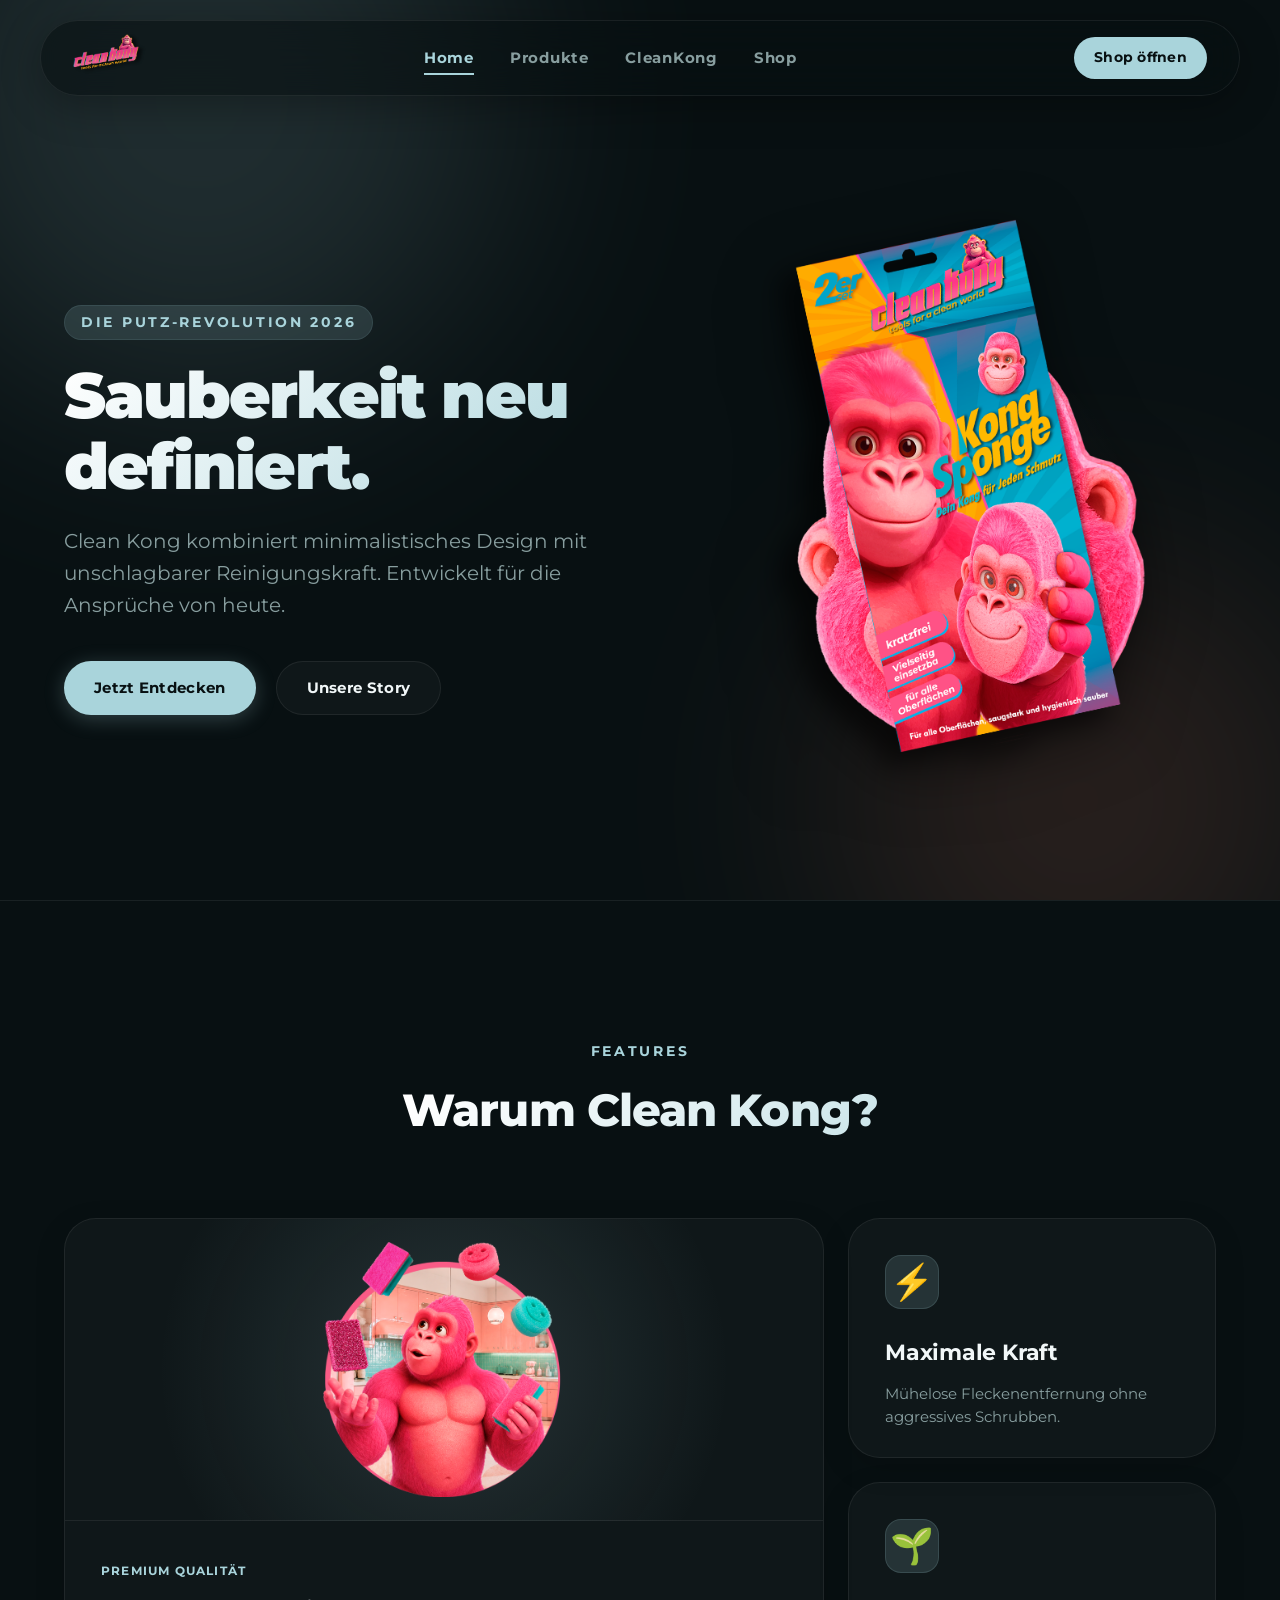
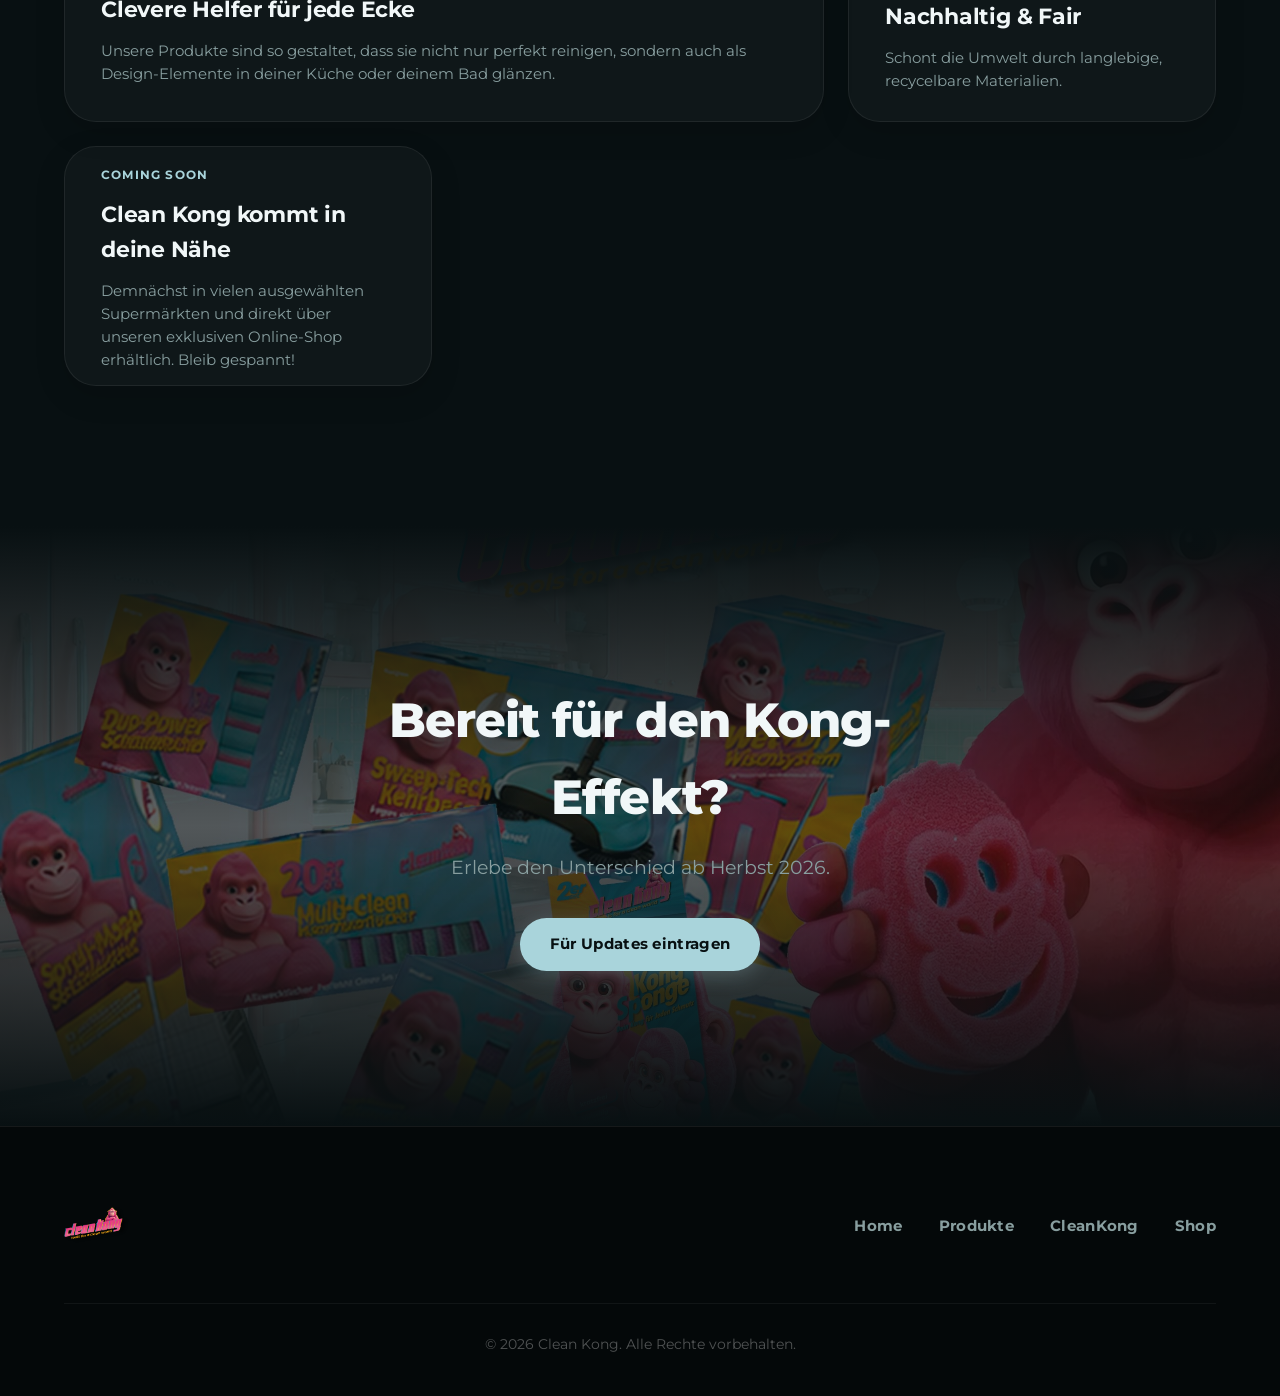
<file: home-2.html>
<!DOCTYPE html>
<html lang="de">
<head>
  <meta charset="UTF-8">
  <meta name="viewport" content="width=device-width, initial-scale=1.0">
  <title>Clean Kong | Premium Putzbedarf v2</title>
  <meta name="description" content="Clean Kong - Entdecke die Zukunft des Reinigens. Intelligente Putzhelfer für dein Zuhause.">
  
  <!-- Montserrat Font Import -->
  <link rel="preconnect" href="https://fonts.googleapis.com">
  <link rel="preconnect" href="https://fonts.gstatic.com" crossorigin>
  <link href="https://fonts.googleapis.com/css2?family=Montserrat:ital,wght@0,100..900;1,100..900&display=swap" rel="stylesheet">
  
  <!-- Custom Stylesheet for Version 2 -->
  <link rel="stylesheet" href="style-2.css">
</head>
<body class="theme-dark">
  <!-- Floating Header -->
  <header class="floating-header" id="main-header">
    <div class="header-container">
      <a href="#" class="logo-link">
        <img src="assets/kong-logo.png" alt="Clean Kong Logo" class="logo-img">
      </a>
      
      <button class="mobile-nav-toggle" id="mobile-nav-toggle" aria-controls="primary-navigation" aria-expanded="false" aria-label="Menü öffnen/schließen">
        <span class="hamburger-box">
          <span class="hamburger-inner"></span>
        </span>
      </button>

      <nav class="primary-navigation" id="primary-navigation">
        <ul class="nav-list">
          <li><a href="#home" class="nav-link active">Home</a></li>
          <li><a href="#produkte" class="nav-link">Produkte</a></li>
          <li><a href="#cleankong" class="nav-link">CleanKong</a></li>
          <li><a href="#shop" class="nav-link">Shop</a></li>
        </ul>
      </nav>
      
      <!-- Call to Action button directly in header for v2 -->
      <div class="header-cta desktop-only">
        <a href="#shop" class="btn btn-header">Shop öffnen</a>
      </div>
    </div>
  </header>

  <main>
    <!-- Split Hero Section -->
    <section id="home" class="hero-section">
      <div class="hero-glow-effects">
        <div class="glow-sphere glow-1"></div>
        <div class="glow-sphere glow-2"></div>
      </div>
      
      <div class="container hero-container">
        <div class="hero-grid">
          <div class="hero-text-col">
            <span class="hero-tagline">Die Putz-Revolution 2026</span>
            <h1 class="hero-title">Sauberkeit neu definiert.</h1>
            <p class="hero-desc">
              Clean Kong kombiniert minimalistisches Design mit unschlagbarer Reinigungskraft. Entwickelt für die Ansprüche von heute.
            </p>
            <div class="hero-actions">
              <a href="#produkte" class="btn btn-primary">Jetzt Entdecken</a>
              <a href="#cleankong" class="btn btn-secondary">Unsere Story</a>
            </div>
          </div>
          <div class="hero-visual-col">
            <div class="visual-card-wrapper">
              <div class="visual-glow"></div>
              <img src="assets/Clean-Kong-Png-Scrub.png" alt="Clean Kong scrubbing character" class="hero-character-img">
            </div>
          </div>
        </div>
      </div>
    </section>

    <!-- Bento Grid Info Section -->
    <section id="produkte" class="bento-section">
      <div class="container">
        <div class="section-header">
          <span class="section-subtitle">Features</span>
          <h2 class="section-title">Warum Clean Kong?</h2>
        </div>
        
        <div class="bento-grid">
          <!-- Big Feature Card -->
          <div class="bento-card card-big">
            <div class="card-image-wrapper">
              <img src="assets/Kong-2.png" alt="Clean Kong Product" class="card-img">
            </div>
            <div class="card-content">
              <span class="card-tag">Premium Qualität</span>
              <h3>Clevere Helfer für jede Ecke</h3>
              <p>Unsere Produkte sind so gestaltet, dass sie nicht nur perfekt reinigen, sondern auch als Design-Elemente in deiner Küche oder deinem Bad glänzen.</p>
            </div>
          </div>

          <!-- Small Feature Card 1 -->
          <div class="bento-card card-small">
            <div class="card-icon">⚡</div>
            <div class="card-content">
              <h3>Maximale Kraft</h3>
              <p>Mühelose Fleckenentfernung ohne aggressives Schrubben.</p>
            </div>
          </div>

          <!-- Small Feature Card 2 -->
          <div class="bento-card card-small">
            <div class="card-icon">🌱</div>
            <div class="card-content">
              <h3>Nachhaltig & Fair</h3>
              <p>Schont die Umwelt durch langlebige, recycelbare Materialien.</p>
            </div>
          </div>

          <!-- Medium Card (Horizontal text) -->
          <div class="bento-card card-medium">
            <div class="card-content">
              <span class="card-tag">Coming Soon</span>
              <h3>Clean Kong kommt in deine Nähe</h3>
              <p>Demnächst in vielen ausgewählten Supermärkten und direkt über unseren exklusiven Online-Shop erhältlich. Bleib gespannt!</p>
            </div>
          </div>
        </div>
      </div>
    </section>

    <!-- Full-Width Visual Banner Section -->
    <section id="cleankong" class="banner-section">
      <div class="banner-overlay"></div>
      <img src="assets/Kong-Bottom.jpg" alt="Clean Kong Bottom Banner" class="banner-img">
      <div class="banner-content-box">
        <h2>Bereit für den Kong-Effekt?</h2>
        <p>Erlebe den Unterschied ab Herbst 2026.</p>
        <a href="#shop" class="btn btn-primary">Für Updates eintragen</a>
      </div>
    </section>
  </main>

  <footer class="footer-section">
    <div class="container footer-container">
      <div class="footer-top">
        <img src="assets/kong-logo.png" alt="Clean Kong Logo" class="footer-logo">
        <ul class="footer-links">
          <li><a href="#home">Home</a></li>
          <li><a href="#produkte">Produkte</a></li>
          <li><a href="#cleankong">CleanKong</a></li>
          <li><a href="#shop">Shop</a></li>
        </ul>
      </div>
      <div class="footer-bottom">
        <p>&copy; 2026 Clean Kong. Alle Rechte vorbehalten.</p>
      </div>
    </div>
  </footer>

  <script src="main.js"></script>
</body>
</html>
</file>
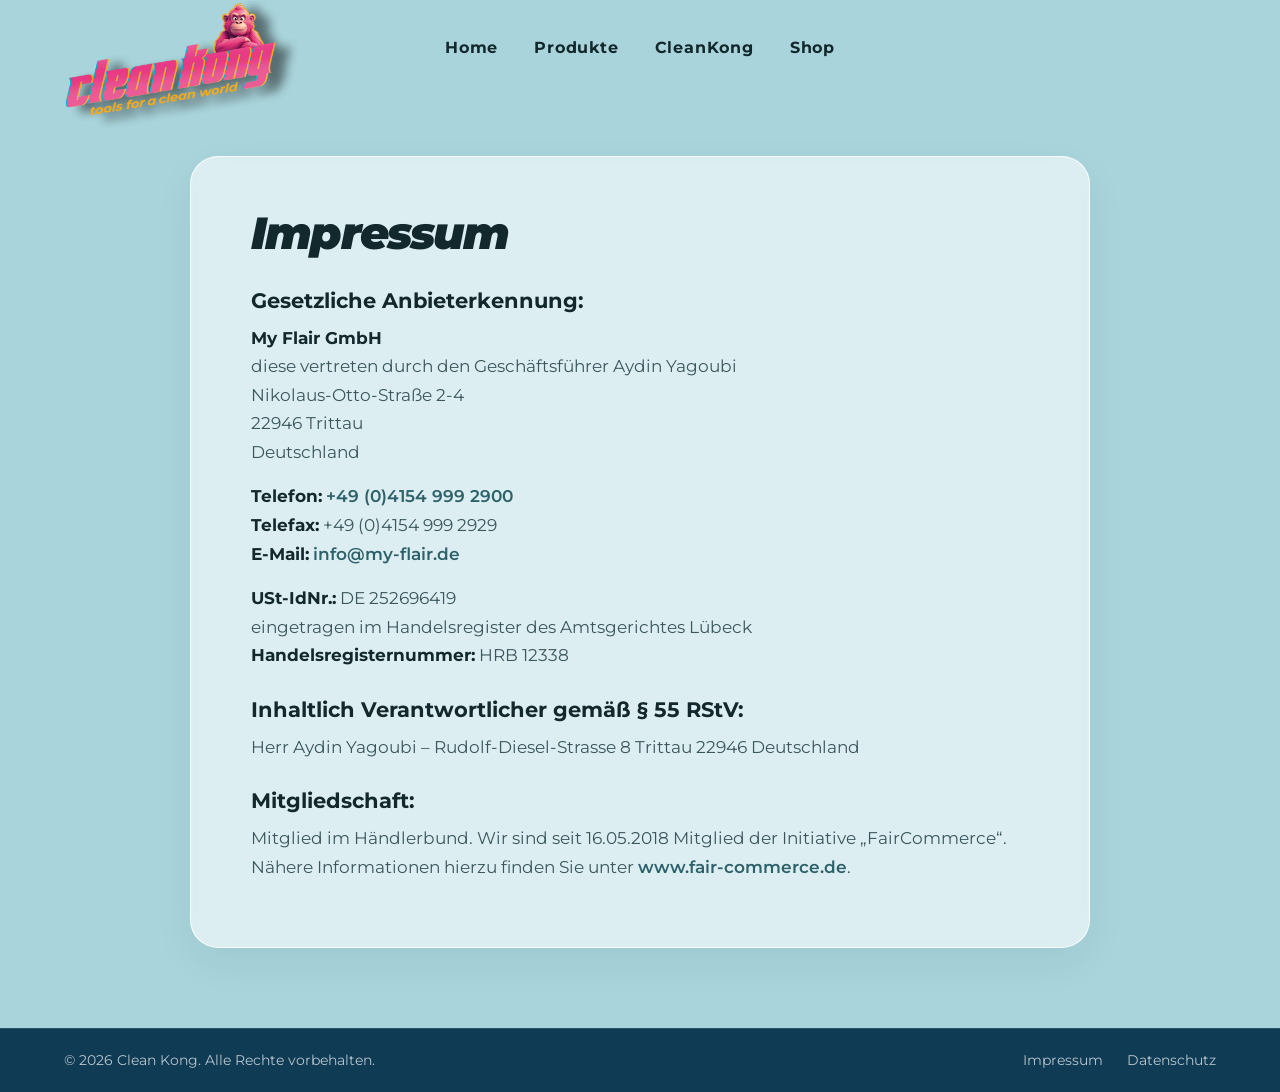
<file: impressum.html>
<!DOCTYPE html>
<html lang="de">
<head>
  <meta charset="UTF-8">
  <meta name="viewport" content="width=device-width, initial-scale=1.0">
  <title>Impressum | Clean Kong</title>
  
  <!-- SEO Meta Tags -->
  <meta name="description" content="Impressum und rechtliche Angaben der Clean Kong Webseite - My Flair GmbH.">
  <meta name="robots" content="noindex, follow">
  
  <!-- Montserrat Font Import -->
  <link rel="preconnect" href="https://fonts.googleapis.com">
  <link rel="preconnect" href="https://fonts.gstatic.com" crossorigin>
  <link href="https://fonts.googleapis.com/css2?family=Montserrat:ital,wght@0,100..900;1,100..900&display=swap" rel="stylesheet">
  
  <!-- Custom Stylesheet -->
  <link rel="stylesheet" href="style.css">
</head>
<body>
  <!-- Header / Navigation -->
  <header class="main-header" id="main-header">
    <div class="header-container">
      <a href="index.html" class="logo-link" id="logo-link" aria-label="Clean Kong Homepage">
        <img src="assets/kong-logo.png" alt="Clean Kong Logo" class="logo-img">
      </a>
      
      <!-- Mobile Navigation Toggle -->
      <button class="mobile-nav-toggle" id="mobile-nav-toggle" aria-controls="primary-navigation" aria-expanded="false" aria-label="Menü öffnen/schließen">
        <span class="hamburger-box">
          <span class="hamburger-inner"></span>
        </span>
      </button>

      <!-- Primary Navigation -->
      <nav class="primary-navigation" id="primary-navigation">
        <ul class="nav-list">
          <li><a href="index.html#home" class="nav-link" id="nav-home">Home</a></li>
          <li><a href="index.html#produkte" class="nav-link" id="nav-produkte">Produkte</a></li>
          <li><a href="index.html#cleankong" class="nav-link" id="nav-cleankong">CleanKong</a></li>
          <li><a href="index.html#shop" class="nav-link" id="nav-shop">Shop</a></li>
        </ul>
      </nav>
      
      <!-- Spacer for centering on desktop -->
      <div class="header-spacer"></div>
    </div>
  </header>

  <!-- Main Content -->
  <main id="main-content">
    <section class="legal-section">
      <div class="container">
        <div class="legal-card">
          <h1>Impressum</h1>
          
          <h2>Gesetzliche Anbieterkennung:</h2>
          <p>
            <strong>My Flair GmbH</strong><br>
            diese vertreten durch den Geschäftsführer Aydin Yagoubi<br>
            Nikolaus-Otto-Straße 2-4<br>
            22946 Trittau<br>
            Deutschland
          </p>
          
          <p>
            <strong>Telefon:</strong> <a href="tel:+4941549992900">+49 (0)4154 999 2900</a><br>
            <strong>Telefax:</strong> +49 (0)4154 999 2929<br>
            <strong>E-Mail:</strong> <a href="mailto:info@my-flair.de">info@my-flair.de</a>
          </p>
          
          <p>
            <strong>USt-IdNr.:</strong> DE 252696419<br>
            eingetragen im Handelsregister des Amtsgerichtes Lübeck<br>
            <strong>Handelsregisternummer:</strong> HRB 12338
          </p>
          
          <h2>Inhaltlich Verantwortlicher gemäß § 55 RStV:</h2>
          <p>
            Herr Aydin Yagoubi – Rudolf-Diesel-Strasse 8 Trittau 22946 Deutschland
          </p>
          
          <h2>Mitgliedschaft:</h2>
          <p>
            Mitglied im Händlerbund. Wir sind seit 16.05.2018 Mitglied der Initiative „FairCommerce“.<br>
            Nähere Informationen hierzu finden Sie unter <a href="https://www.fair-commerce.de" target="_blank" rel="noopener noreferrer">www.fair-commerce.de</a>.
          </p>
        </div>
      </div>
    </section>
  </main>

  <!-- Footer -->
  <footer class="main-footer">
    <div class="container footer-container">
      <p class="copyright">&copy; 2026 Clean Kong. Alle Rechte vorbehalten.</p>
      <div class="footer-links">
        <a href="impressum.html" class="active">Impressum</a>
        <a href="#datenschutz">Datenschutz</a>
      </div>
    </div>
  </footer>

  <!-- Custom Script -->
  <script src="main.js"></script>
</body>
</html>
</file>
<file: style-2.css>
/* ==========================================================================
   Clean Kong - Design System & Stylesheet (Version 2 - Premium Dark Mode)
   ========================================================================== */

/* Design Tokens & Variables */
:root {
  /* Colors */
  --bg-dark: #081012;            /* Deep obsidian dark-teal background */
  --bg-card: rgba(255, 255, 255, 0.03);
  --bg-card-hover: rgba(255, 255, 255, 0.06);
  --text-light: #f1f7f8;
  --text-muted: #889e9f;
  
  /* Brand colors */
  --teal: #a9d4db;              /* Brand blue/turquoise */
  --teal-glow: rgba(169, 212, 219, 0.15);
  --coral: #e07a5f;             /* Brand contrast coral */
  --coral-hover: #f08a6f;
  
  /* Glassmorphism styling */
  --glass-bg: rgba(8, 16, 18, 0.6);
  --glass-border: rgba(255, 255, 255, 0.07);
  --glass-border-hover: rgba(255, 255, 255, 0.15);
  --glass-shadow: rgba(0, 0, 0, 0.3);
  
  /* Typography */
  --font-sans: 'Montserrat', -apple-system, BlinkMacSystemFont, 'Segoe UI', Roboto, sans-serif;
  
  /* Transitions */
  --transition-fast: 0.2s cubic-bezier(0.4, 0, 0.2, 1);
  --transition-normal: 0.4s cubic-bezier(0.25, 0.8, 0.25, 1);
  --transition-slow: 0.8s cubic-bezier(0.16, 1, 0.3, 1);
}

/* Reset */
*, *::before, *::after {
  box-sizing: border-box;
  margin: 0;
  padding: 0;
}

html {
  scroll-behavior: smooth;
  scroll-padding-top: 100px;
}

body {
  font-family: var(--font-sans);
  background-color: var(--bg-dark);
  color: var(--text-light);
  line-height: 1.6;
  overflow-x: hidden;
  -webkit-font-smoothing: antialiased;
}

/* Custom premium scrollbar */
::-webkit-scrollbar {
  width: 10px;
}
::-webkit-scrollbar-track {
  background: var(--bg-dark);
}
::-webkit-scrollbar-thumb {
  background: rgba(169, 212, 219, 0.2);
  border-radius: 10px;
  border: 2px solid var(--bg-dark);
}
::-webkit-scrollbar-thumb:hover {
  background: rgba(169, 212, 219, 0.4);
}

.container {
  width: 100%;
  max-width: 1200px;
  margin: 0 auto;
  padding: 0 24px;
}

/* Buttons */
.btn {
  display: inline-flex;
  align-items: center;
  justify-content: center;
  padding: 14px 30px;
  border-radius: 50px;
  font-family: var(--font-sans);
  font-weight: 700;
  text-decoration: none;
  cursor: pointer;
  transition: all var(--transition-fast);
  font-size: 0.95rem;
  letter-spacing: 0.02em;
}

.btn-primary {
  background-color: var(--teal);
  color: var(--bg-dark);
  border: none;
  box-shadow: 0 4px 20px rgba(169, 212, 219, 0.25);
}

.btn-primary:hover {
  transform: translateY(-2px);
  box-shadow: 0 6px 25px rgba(169, 212, 219, 0.4);
  background-color: #ffffff;
}

.btn-secondary {
  background-color: var(--bg-card);
  color: var(--text-light);
  border: 1px solid var(--glass-border);
}

.btn-secondary:hover {
  background-color: var(--bg-card-hover);
  border-color: var(--teal);
  transform: translateY(-2px);
}

.btn-header {
  padding: 10px 20px;
  font-size: 0.85rem;
  background-color: var(--teal);
  color: var(--bg-dark);
  border: none;
}

.btn-header:hover {
  background-color: #ffffff;
  transform: translateY(-1px);
}

/* Floating Header */
.floating-header {
  position: fixed;
  top: 20px;
  left: 0;
  width: 100%;
  z-index: 1000;
  transition: all var(--transition-normal);
}

.floating-header .header-container {
  max-width: 1200px;
  height: 76px;
  margin: 0 auto;
  background-color: var(--glass-bg);
  backdrop-filter: blur(20px);
  -webkit-backdrop-filter: blur(20px);
  border: 1px solid var(--glass-border);
  border-radius: 50px;
  display: flex;
  align-items: center;
  justify-content: space-between;
  padding: 0 32px;
  box-shadow: 0 10px 40px var(--glass-shadow);
}

.logo-img {
  height: 40px;
  width: auto;
  object-fit: contain;
}

.floating-header .primary-navigation {
  display: flex;
  align-items: center;
}

.floating-header .nav-list {
  display: flex;
  list-style: none;
  gap: 36px;
}

.floating-header .nav-link {
  font-size: 0.95rem;
  font-weight: 700;
  color: var(--text-muted);
  text-decoration: none;
  text-transform: capitalize;
  position: relative;
  padding: 8px 0;
  letter-spacing: 0.05em;
  transition: color var(--transition-fast);
}

.floating-header .nav-link:hover,
.floating-header .nav-link.active {
  color: var(--teal);
}

.floating-header .nav-link::after {
  content: '';
  position: absolute;
  bottom: 0;
  left: 50%;
  width: 0;
  height: 2px;
  background-color: var(--teal);
  transition: width var(--transition-normal), left var(--transition-normal);
}

.floating-header .nav-link:hover::after,
.floating-header .nav-link.active::after {
  width: 100%;
  left: 0;
}

/* Split Hero Section */
.hero-section {
  position: relative;
  min-height: 100vh;
  display: flex;
  align-items: center;
  padding-top: 120px;
  overflow: hidden;
}

.hero-glow-effects {
  position: absolute;
  top: 0;
  left: 0;
  width: 100%;
  height: 100%;
  z-index: 1;
  pointer-events: none;
}

.glow-sphere {
  position: absolute;
  border-radius: 50%;
  filter: blur(120px);
  opacity: 0.15;
}

.glow-1 {
  background-color: var(--teal);
  width: 600px;
  height: 600px;
  top: -200px;
  left: -100px;
  animation: pulseGlow 10s infinite alternate ease-in-out;
}

.glow-2 {
  background-color: var(--coral);
  width: 500px;
  height: 500px;
  bottom: -150px;
  right: -50px;
  animation: pulseGlow 15s infinite alternate ease-in-out -5s;
}

@keyframes pulseGlow {
  0% {
    transform: scale(1) translate(0, 0);
    opacity: 0.12;
  }
  100% {
    transform: scale(1.15) translate(40px, -20px);
    opacity: 0.18;
  }
}

.hero-container {
  position: relative;
  z-index: 5;
}

.hero-grid {
  display: grid;
  grid-template-columns: 1.1fr 0.9fr;
  gap: 60px;
  align-items: center;
}

.hero-text-col {
  display: flex;
  flex-direction: column;
  align-items: flex-start;
}

.hero-tagline {
  font-size: 0.85rem;
  font-weight: 700;
  text-transform: uppercase;
  letter-spacing: 0.2em;
  color: var(--teal);
  margin-bottom: 20px;
  padding: 6px 16px;
  background: var(--teal-glow);
  border-radius: 30px;
  border: 1px solid rgba(169, 212, 219, 0.1);
}

.hero-title {
  font-size: 4rem;
  font-weight: 900;
  letter-spacing: -0.03em;
  margin-bottom: 24px;
  line-height: 1.1;
  background: linear-gradient(135deg, #ffffff 0%, var(--teal) 100%);
  -webkit-background-clip: text;
  -webkit-text-fill-color: transparent;
}

.hero-desc {
  font-size: 1.25rem;
  color: var(--text-muted);
  margin-bottom: 40px;
  line-height: 1.6;
  max-width: 540px;
}

.hero-actions {
  display: flex;
  gap: 20px;
}

.hero-visual-col {
  display: flex;
  justify-content: center;
  align-items: center;
}

.visual-card-wrapper {
  position: relative;
  width: 100%;
  max-width: 420px;
}

.visual-glow {
  position: absolute;
  top: 50%;
  left: 50%;
  transform: translate(-50%, -50%);
  width: 320px;
  height: 320px;
  border-radius: 50%;
  background: radial-gradient(circle, var(--teal-glow) 0%, transparent 70%);
  z-index: 1;
  pointer-events: none;
}

.hero-character-img {
  width: 100%;
  height: auto;
  object-fit: contain;
  position: relative;
  z-index: 2;
  filter: drop-shadow(0 15px 30px rgba(0, 0, 0, 0.5));
  animation: floatCharacter 6s infinite ease-in-out;
}

@keyframes floatCharacter {
  0% {
    transform: translateY(0);
  }
  50% {
    transform: translateY(-12px);
  }
  100% {
    transform: translateY(0);
  }
}

/* Bento Grid Section */
.bento-section {
  padding: 140px 0;
  position: relative;
  border-top: 1px solid var(--glass-border);
}

.section-header {
  text-align: center;
  margin-bottom: 72px;
}

.section-subtitle {
  font-size: 0.85rem;
  font-weight: 700;
  text-transform: uppercase;
  color: var(--teal);
  letter-spacing: 0.2em;
  margin-bottom: 12px;
  display: block;
}

.section-title {
  font-size: 2.8rem;
  font-weight: 800;
  letter-spacing: -0.02em;
  background: linear-gradient(135deg, #ffffff 30%, var(--teal) 100%);
  -webkit-background-clip: text;
  -webkit-text-fill-color: transparent;
}

/* Bento Grid */
.bento-grid {
  display: grid;
  grid-template-columns: repeat(3, 1fr);
  grid-auto-rows: 240px;
  gap: 24px;
}

.bento-card {
  background-color: var(--bg-card);
  border: 1px solid var(--glass-border);
  border-radius: 32px;
  padding: 36px;
  position: relative;
  overflow: hidden;
  display: flex;
  flex-direction: column;
  justify-content: flex-end;
  box-shadow: 0 10px 30px rgba(0, 0, 0, 0.15);
  transition: transform var(--transition-normal), background-color var(--transition-normal), border-color var(--transition-normal), box-shadow var(--transition-normal);
}

.bento-card:hover {
  transform: translateY(-5px);
  background-color: var(--bg-card-hover);
  border-color: var(--glass-border-hover);
  box-shadow: 0 20px 40px rgba(0, 0, 0, 0.3);
}

/* Big Bento Card Layout */
.card-big {
  grid-column: span 2;
  grid-row: span 2;
  justify-content: space-between;
  padding: 0;
  display: flex;
  flex-direction: column;
}

.card-big .card-image-wrapper {
  width: 100%;
  height: 60%;
  overflow: hidden;
  background: radial-gradient(circle, var(--teal-glow) 0%, transparent 70%);
  display: flex;
  align-items: center;
  justify-content: center;
  border-bottom: 1px solid var(--glass-border);
}

.card-big .card-img {
  max-height: 85%;
  width: auto;
  object-fit: contain;
  transition: transform var(--transition-slow);
}

.card-big:hover .card-img {
  transform: scale(1.04);
}

.card-big .card-content {
  padding: 36px;
}

/* Tag/Label inside bento */
.card-tag {
  font-size: 0.75rem;
  font-weight: 700;
  text-transform: uppercase;
  color: var(--teal);
  letter-spacing: 0.1em;
  margin-bottom: 12px;
  display: inline-block;
}

.bento-card h3 {
  font-size: 1.4rem;
  font-weight: 700;
  margin-bottom: 12px;
  letter-spacing: -0.01em;
}

.bento-card p {
  color: var(--text-muted);
  font-size: 0.95rem;
  line-height: 1.5;
}

/* Small Bento Cards */
.card-small {
  justify-content: flex-start;
  gap: 16px;
}

.card-icon {
  font-size: 2.2rem;
  color: var(--teal);
  margin-bottom: 10px;
  display: inline-flex;
  align-items: center;
  justify-content: center;
  width: 54px;
  height: 54px;
  background: var(--teal-glow);
  border-radius: 16px;
  border: 1px solid rgba(169, 212, 219, 0.15);
}

/* Medium Bento Card */
.card-medium {
  grid-column: span 1;
  grid-row: span 1;
  justify-content: center;
}

/* Banner Section */
.banner-section {
  position: relative;
  width: 100%;
  height: 600px;
  overflow: hidden;
  display: flex;
  align-items: center;
  justify-content: center;
}

.banner-overlay {
  position: absolute;
  top: 0;
  left: 0;
  width: 100%;
  height: 100%;
  background: linear-gradient(to bottom, var(--bg-dark) 0%, rgba(8, 16, 18, 0.4) 50%, var(--bg-dark) 100%);
  z-index: 2;
}

.banner-img {
  position: absolute;
  top: 50%;
  left: 50%;
  transform: translate(-50%, -50%);
  width: 100%;
  height: 100%;
  object-fit: cover;
  z-index: 1;
  opacity: 0.6;
}

.banner-content-box {
  position: relative;
  z-index: 5;
  text-align: center;
  max-width: 600px;
  padding: 0 24px;
}

.banner-content-box h2 {
  font-size: 3rem;
  font-weight: 800;
  letter-spacing: -0.02em;
  margin-bottom: 16px;
}

.banner-content-box p {
  color: var(--text-muted);
  font-size: 1.2rem;
  margin-bottom: 36px;
}

/* Footer Section */
.footer-section {
  background-color: #040809;
  border-top: 1px solid var(--glass-border);
  padding: 80px 0 40px;
}

.footer-container {
  display: flex;
  flex-direction: column;
  gap: 60px;
}

.footer-top {
  display: flex;
  justify-content: space-between;
  align-items: center;
}

.footer-logo {
  height: 36px;
  width: auto;
}

.footer-links {
  display: flex;
  list-style: none;
  gap: 36px;
}

.footer-links a {
  color: var(--text-muted);
  text-decoration: none;
  font-weight: 700;
  font-size: 0.95rem;
  letter-spacing: 0.02em;
  transition: color var(--transition-fast);
}

.footer-links a:hover {
  color: var(--teal);
}

.footer-bottom {
  display: flex;
  justify-content: center;
  border-top: 1px solid rgba(255, 255, 255, 0.05);
  padding-top: 30px;
}

.footer-bottom p {
  font-size: 0.85rem;
  color: rgba(255, 255, 255, 0.3);
}

/* Responsive design helper overrides */
.desktop-only {
  display: block !important;
}

.mobile-only {
  display: none !important;
}

.mobile-nav-toggle {
  display: none;
  background: transparent;
  border: none;
  cursor: pointer;
  padding: 10px;
  z-index: 1100;
}

.hamburger-box {
  width: 24px;
  height: 18px;
  display: inline-block;
  position: relative;
}

.hamburger-inner,
.hamburger-inner::before,
.hamburger-inner::after {
  width: 24px;
  height: 3px;
  background-color: var(--text-light);
  border-radius: 3px;
  position: absolute;
  transition-property: transform;
  transition-duration: var(--transition-fast);
  transition-timing-function: ease;
}

.hamburger-inner {
  display: block;
  top: 50%;
  margin-top: -1.5px;
}

.hamburger-inner::before,
.hamburger-inner::after {
  content: "";
  display: block;
}

.hamburger-inner::before {
  top: -8px;
}

.hamburger-inner::after {
  bottom: -8px;
}

.mobile-nav-toggle[aria-expanded="true"] .hamburger-inner {
  transform: rotate(45deg);
}

.mobile-nav-toggle[aria-expanded="true"] .hamburger-inner::before {
  top: 0;
  opacity: 0;
}

.mobile-nav-toggle[aria-expanded="true"] .hamburger-inner::after {
  bottom: 0;
  transform: rotate(-90deg);
}

/* Mobile Media Queries */
@media (max-width: 992px) {
  .hero-grid {
    grid-template-columns: 1fr;
    text-align: center;
    gap: 40px;
  }
  
  .hero-text-col {
    align-items: center;
  }
  
  .hero-title {
    font-size: 3rem;
  }
  
  .hero-visual-col {
    order: -1; /* image on top of text on tablets/mobiles */
  }
  
  .bento-grid {
    grid-template-columns: 1fr;
    grid-auto-rows: auto;
  }
  
  .card-big {
    grid-column: span 1;
    grid-row: span 1;
  }
  
  .card-big .card-image-wrapper {
    height: 250px;
  }
}

@media (max-width: 768px) {
  .desktop-only {
    display: none !important;
  }
  
  .mobile-only {
    display: block !important;
  }
  
  .mobile-nav-toggle {
    display: block;
  }
  
  .floating-header {
    top: 12px;
  }
  
  .floating-header .header-container {
    height: 64px;
    padding: 0 20px;
    border-radius: 30px;
    width: calc(100% - 24px);
  }
  
  .floating-header .primary-navigation {
    position: fixed;
    top: 0;
    right: -100%;
    width: 80%;
    max-width: 300px;
    height: 100vh;
    background-color: rgba(8, 16, 18, 0.95);
    backdrop-filter: blur(25px);
    -webkit-backdrop-filter: blur(25px);
    box-shadow: -10px 0 30px rgba(0, 0, 0, 0.3);
    z-index: 1050;
    transition: right var(--transition-normal);
    align-items: flex-start;
    padding: 100px 30px 40px;
  }
  
  .floating-header .primary-navigation.open {
    right: 0;
  }
  
  .floating-header .nav-list {
    flex-direction: column;
    width: 100%;
    gap: 24px;
  }
  
  .floating-header .nav-link {
    font-size: 1.15rem;
    display: block;
    width: 100%;
  }

  .hero-title {
    font-size: 2.2rem;
  }
  
  .hero-desc {
    font-size: 1rem;
  }
  
  .hero-actions {
    flex-direction: column;
    width: 100%;
    gap: 12px;
  }
  
  .hero-actions .btn {
    width: 100%;
  }
  
  .bento-section {
    padding: 80px 0;
  }
  
  .section-title {
    font-size: 2.2rem;
  }
  
  .bento-card {
    border-radius: 24px;
    padding: 24px;
  }
  
  .card-big .card-content {
    padding: 24px;
  }
  
  .banner-section {
    height: 450px;
  }
  
  .banner-content-box h2 {
    font-size: 2.2rem;
  }
  
  .footer-top {
    flex-direction: column;
    gap: 30px;
    text-align: center;
  }
  
  .footer-links {
    flex-direction: column;
    gap: 20px;
  }
}
</file>
<file: style.css>
/* ==========================================================================
   Clean Kong - Premium Design System & Stylesheet
   ========================================================================== */

/* Design Tokens & Variables */
:root {
  /* Colors */
  --bg-primary: #a9d4db;
  --text-primary: #12282c;
  --text-secondary: #3b575d;
  --white: #ffffff;
  --white-rgb: 255, 255, 255;
  --accent: #2e626a;            /* Clean ocean teal for dark elements/buttons */
  --accent-hover: #1e454b;
  --coral: #e07a5f;             /* Premium coral orange contrast CTA */
  --coral-hover: #cb654b;
  
  /* Glassmorphism styling */
  --glass-bg: rgba(255, 255, 255, 0.45);
  --glass-bg-hover: rgba(255, 255, 255, 0.6);
  --glass-border: rgba(255, 255, 255, 0.5);
  --glass-shadow: rgba(18, 40, 44, 0.06);
  --glass-shadow-hover: rgba(18, 40, 44, 0.12);
  
  /* Typography */
  --font-sans: 'Montserrat', -apple-system, BlinkMacSystemFont, 'Segoe UI', Roboto, sans-serif;
  
  /* Transitions */
  --transition-fast: 0.2s cubic-bezier(0.4, 0, 0.2, 1);
  --transition-normal: 0.4s cubic-bezier(0.25, 0.8, 0.25, 1);
  --transition-slow: 0.8s cubic-bezier(0.16, 1, 0.3, 1);
  
  /* Layout */
  --header-height: 96px;
  --header-height-scrolled: 72px;
}

/* Modern CSS Reset */
*, *::before, *::after {
  box-sizing: border-box;
  margin: 0;
  padding: 0;
}

html {
  scroll-behavior: smooth;
  scroll-padding-top: calc(var(--header-height-scrolled) + 20px);
}

body {
  font-family: var(--font-sans);
  background-color: var(--bg-primary);
  color: var(--text-primary);
  line-height: 1.6;
  overflow-x: hidden;
  -webkit-font-smoothing: antialiased;
}

/* Custom premium scrollbar */
::-webkit-scrollbar {
  width: 10px;
}
::-webkit-scrollbar-track {
  background: rgba(255, 255, 255, 0.2);
}
::-webkit-scrollbar-thumb {
  background: rgba(46, 98, 106, 0.4);
  border-radius: 10px;
  border: 2px solid var(--bg-primary);
}
::-webkit-scrollbar-thumb:hover {
  background: rgba(46, 98, 106, 0.6);
}

/* Containers */
.container {
  width: 100%;
  max-width: 1200px;
  margin: 0 auto;
  padding: 0 24px;
}

/* Helper classes for layout responsiveness */
.mobile-only {
  display: none !important;
}
.desktop-only {
  display: block;
}

/* Typography elements */
h1, h2, h3, h4 {
  font-weight: 700;
  line-height: 1.2;
}

/* Header & Glassmorphic Navigation */
.main-header {
  position: fixed;
  top: 0;
  left: 0;
  width: 100%;
  z-index: 1000;
  height: var(--header-height);
  display: flex;
  align-items: center;
  background-color: transparent;
  backdrop-filter: none;
  -webkit-backdrop-filter: none;
  border-bottom: 1px solid transparent;
  box-shadow: none;
  transition: height var(--transition-normal), background-color var(--transition-normal), backdrop-filter var(--transition-normal), border-bottom var(--transition-normal), box-shadow var(--transition-normal);
}

.main-header.scrolled {
  height: var(--header-height-scrolled);
  background-color: rgba(255, 255, 255, 0.35);
  backdrop-filter: blur(15px);
  -webkit-backdrop-filter: blur(15px);
  border-bottom: 1px solid var(--glass-border);
  box-shadow: 0 8px 32px var(--glass-shadow);
}

.header-container {
  display: flex;
  align-items: center;
  justify-content: space-between;
  width: 100%;
  max-width: 1200px;
  margin: 0 auto;
  padding: 0 24px;
}

.header-spacer {
  display: none;
}

/* Logo styling */
.logo-link {
  display: flex;
  align-items: center;
  text-decoration: none;
}

.logo-img {
  height: 130px; /* Large grand logo */
  width: auto;
  object-fit: contain;
  transform: translateY(18px); /* Hangs down past the transparent header boundary */
  transition: height var(--transition-normal), transform var(--transition-normal);
}

.main-header.scrolled .logo-img {
  height: 44px; /* Shrunk height */
  transform: translateY(0); /* Return to centered position */
}

/* Navigation List */
.primary-navigation {
  display: flex;
  align-items: center;
}

.nav-list {
  display: flex;
  list-style: none;
  gap: 36px;
}

.nav-link {
  font-size: 1rem;
  font-weight: 700; /* Montserrat Bold as requested */
  color: var(--text-primary);
  text-decoration: none;
  text-transform: capitalize;
  position: relative;
  padding: 8px 0;
  letter-spacing: 0.05em;
  transition: color var(--transition-fast);
}

.nav-link:hover {
  color: var(--accent);
}

/* Premium micro-animation: Hover underline expanding from center */
.nav-link::after {
  content: '';
  position: absolute;
  bottom: 0;
  left: 50%;
  width: 0;
  height: 3px;
  background-color: var(--accent);
  transition: width var(--transition-normal), left var(--transition-normal);
}

.nav-link:hover::after,
.nav-link.active::after {
  width: 100%;
  left: 0;
}

.nav-link.active {
  color: var(--accent);
}

/* Buttons styling */
.btn {
  display: inline-flex;
  align-items: center;
  justify-content: center;
  padding: 14px 28px;
  border-radius: 50px;
  font-family: var(--font-sans);
  font-weight: 700;
  text-decoration: none;
  cursor: pointer;
  transition: all var(--transition-fast);
  font-size: 0.95rem;
  letter-spacing: 0.02em;
}

.btn-primary {
  background-color: var(--coral);
  color: var(--white);
  border: none;
  box-shadow: 0 4px 14px rgba(224, 122, 95, 0.3);
}

.btn-primary:hover {
  background-color: var(--coral-hover);
  transform: translateY(-2px);
  box-shadow: 0 6px 20px rgba(224, 122, 95, 0.4);
}

.btn-primary:active {
  transform: translateY(0);
}

.btn-outline {
  background-color: transparent;
  color: var(--text-primary);
  border: 2px solid var(--text-primary);
}

.btn-outline:hover {
  background-color: var(--text-primary);
  color: var(--bg-primary);
  transform: translateY(-2px);
}

.btn-outline:active {
  transform: translateY(0);
}

/* Hero Section */
.hero-section {
  position: relative;
  width: 100%;
  height: 100vh;
  padding-top: var(--header-height);
  background: url('assets/HEro-BG.jpg') no-repeat center center / cover;
  overflow: hidden;
  display: flex;
  align-items: flex-start;
  justify-content: center;
}

.hero-container {
  position: relative;
  z-index: 10;
  text-align: center;
  margin-top: 48px;
}

.hero-content {
  max-width: 680px;
  margin: 0 auto;
  background: rgba(255, 255, 255, 0.25);
  backdrop-filter: blur(15px);
  -webkit-backdrop-filter: blur(15px);
  border: 1px solid rgba(255, 255, 255, 0.35);
  border-radius: 24px;
  padding: 36px 40px;
  box-shadow: 0 15px 35px rgba(18, 40, 44, 0.04);
  animation: fadeInUpContent 1s cubic-bezier(0.16, 1, 0.3, 1);
}

.hero-title {
  font-size: 3.5rem;
  letter-spacing: -0.02em;
  color: var(--text-primary);
  margin-bottom: 16px;
  text-shadow: 0 4px 10px rgba(18, 40, 44, 0.03);
}

.hero-subtitle {
  font-size: 1.25rem;
  font-weight: 500;
  color: var(--text-secondary);
  margin-bottom: 32px;
  letter-spacing: -0.01em;
}

.hero-actions {
  display: flex;
  justify-content: center;
  gap: 16px;
}

.hero-foreground-img {
  position: absolute;
  bottom: 0;
  left: 59%;
  transform: translateX(-50%);
  height: auto;
  max-height: 83vh;
  width: auto;
  max-width: 100%;
  object-fit: contain;
  object-position: bottom;
  z-index: 3;
  pointer-events: none;
  display: block;
  animation: fadeInUpCharacter 1.2s cubic-bezier(0.16, 1, 0.3, 1) forwards, floatHeroCharacter 7s infinite ease-in-out 1.2s;
}

@keyframes fadeInUpContent {
  from {
    opacity: 0;
    transform: translateY(20px);
  }
  to {
    opacity: 1;
    transform: translateY(0);
  }
}

@keyframes fadeInUpCharacter {
  from {
    opacity: 0;
    transform: translate(-50%, 30px);
  }
  to {
    opacity: 1;
    transform: translate(-50%, 0);
  }
}

@keyframes floatProductIntro {
  0% {
    transform: translateY(0) rotate(0deg);
  }
  50% {
    transform: translateY(-24px) rotate(2deg);
  }
  100% {
    transform: translateY(0) rotate(0deg);
  }
}

@keyframes floatBrandBg {
  0% {
    transform: translateX(0);
  }
  50% {
    transform: translateX(25px);
  }
  100% {
    transform: translateX(0);
  }
}

@keyframes floatHeroCharacter {
  0% {
    transform: translate(-50%, 0) translateX(0);
  }
  50% {
    transform: translate(-50%, 0) translateX(15px);
  }
  100% {
    transform: translate(-50%, 0) translateX(0);
  }
}

/* Sections General Styling */
.content-section {
  padding: 100px 0;
  position: relative;
  background-color: rgba(255, 255, 255, 0.2);
  border-top: 1px solid rgba(255, 255, 255, 0.3);
}

.section-title {
  font-size: 2.5rem;
  text-align: center;
  margin-bottom: 60px;
  color: var(--text-primary);
}

/* Intro Section (Coming Soon) */
.intro-section {
  padding: 0 0 40px 0;
  background-color: var(--bg-primary);
  color: #000000;
  position: relative;
  z-index: 10;
}

.intro-section .container {
  max-width: 1400px; /* Wider content width for this section */
}

.intro-container {
  display: grid;
  grid-template-columns: 1.1fr 0.9fr;
  gap: 60px;
  align-items: center;
}

.intro-image-col {
  display: flex;
  justify-content: center;
}

.intro-img {
  max-width: 100%;
  max-height: 600px; /* Allow image to grow larger */
  height: auto;
  margin-top: -24px; /* overlap into hero section */
  margin-bottom: -70px; /* overlap into brand section below */
  position: relative;
  z-index: 12;
  animation: floatProductIntro 7s infinite ease-in-out;
}

.intro-text-col {
  display: flex;
  flex-direction: column;
  align-items: flex-start;
  position: relative;
  z-index: 15 !important;
}

.intro-heading {
  font-size: 4rem;
  font-weight: 900;
  font-style: italic;
  color: #000000;
  letter-spacing: -0.05em;
  margin-bottom: 20px;
  margin-left: -20px; /* Offset slightly left of the description copy */
}

.intro-description {
  font-weight: 500; /* Montserrat Medium */
  font-size: 25px;
  line-height: 1.6;
  color: #000000;
}

/* Welcome Intro Variant on /entwicklung (aligned with Brand & Product Hero typography) */
@keyframes floatIntroLeft {
  0% {
    transform: translateX(0);
  }
  50% {
    transform: translateX(-20px);
  }
  100% {
    transform: translateX(0);
  }
}

.intro-section--welcome {
  padding: 135px 0 140px 0;
  min-height: 740px;
  display: flex;
  align-items: center;
  justify-content: center;
  overflow: hidden;
  z-index: 10;
}

.intro-section--welcome .intro-container {
  display: flex;
  justify-content: center;
  align-items: center;
  width: 100%;
}

.intro-section--welcome .intro-image-col,
.intro-section--welcome .intro-tower-col {
  position: static;
}

.intro-section--welcome .intro-img--edge-left {
  position: absolute;
  left: -20px;
  bottom: 0;
  height: 96%;
  max-height: 710px;
  width: auto;
  max-width: 48vw;
  object-fit: contain;
  object-position: left bottom;
  margin: 0;
  z-index: 12;
  pointer-events: none;
  animation: floatIntroLeft 8s infinite ease-in-out;
}

.intro-section--welcome .intro-img--tower-right {
  position: absolute;
  right: clamp(8px, 3vw, 56px);
  top: 100px;
  bottom: auto;
  height: 110%;
  max-height: 820px;
  width: auto;
  max-width: 36vw;
  object-fit: contain;
  object-position: right top;
  margin: 0;
  z-index: 1;
  pointer-events: none;
  filter: drop-shadow(-14px 18px 28px rgba(18, 40, 44, 0.16));
  will-change: transform;
  animation: floatSpongeTower 5.2s cubic-bezier(0.45, 0.05, 0.55, 0.95) infinite;
}

@keyframes floatSpongeTower {
  0%, 100% {
    transform: translate3d(0, calc(var(--tower-scroll-y, 0px) + 12px), 0) rotate(-1.4deg);
    filter: drop-shadow(-14px 18px 26px rgba(18, 40, 44, 0.15));
  }
  50% {
    transform: translate3d(0, calc(var(--tower-scroll-y, 0px) - 24px), 0) rotate(1.8deg) scale(1.025);
    filter: drop-shadow(-22px 34px 38px rgba(18, 40, 44, 0.24));
  }
}

.intro-section--welcome .intro-text-col {
  align-items: center;
  text-align: center;
  max-width: 840px;
  margin: 0 auto;
}

.intro-section--welcome .intro-heading {
  font-size: clamp(2.4rem, 3.8vw, 3.35rem);
  line-height: 1.08;
  letter-spacing: -0.045em;
  margin-left: 0;
  margin-bottom: 18px;
  color: #000000;
  text-align: center;
}

.intro-section--welcome .intro-subheading {
  font-size: clamp(1.1rem, 1.4vw, 1.28rem);
  font-weight: 700;
  line-height: 1.32;
  color: #000000;
  margin-bottom: 14px;
  max-width: 840px;
  text-align: center;
}

.intro-section--welcome .intro-description {
  font-size: 19px;
  font-weight: 500;
  line-height: 1.42;
  color: #12282c;
  margin-bottom: 16px;
  max-width: 840px;
  text-align: center;
}

.intro-section--welcome .intro-description:last-child {
  margin-bottom: 0;
}

/* Brand Section & Wrapper */
.brand-wrapper {
  position: relative;
  width: 100%;
  overflow: hidden;
  z-index: 15;
}

.brand-wrapper::before {
  content: "";
  position: absolute;
  top: 0;
  right: 0;
  width: 55vw;
  height: 100%;
  background: url('assets/Soon.png') no-repeat right top / contain;
  pointer-events: none;
  z-index: 2;
}

.brand-wrapper::after {
  content: "";
  position: absolute;
  bottom: 0;
  right: -20px;
  width: calc(100% + 20px);
  height: 92%;
  background: url('assets/web-clean-kong-section-bg.png') no-repeat right bottom / contain;
  pointer-events: none;
  z-index: 2;
  animation: floatBrandBg 8s infinite ease-in-out;
}

.brand-info-block {
  padding: 80px 0 120px 0;
  background-color: #111113;
  color: #ffffff;
  position: relative;
  z-index: auto;
}

.brand-wrapper--bg-photo::before,
.brand-wrapper--bg-photo::after {
  display: none !important;
}

.brand-wrapper--bg-photo .brand-info-block {
  padding: 56px 0 44px 0;
  background-image:
    linear-gradient(
      90deg,
      rgba(17, 17, 19, 0.88) 0%,
      rgba(17, 17, 19, 0.68) 34%,
      rgba(17, 17, 19, 0.16) 62%,
      rgba(17, 17, 19, 0.04) 100%
    ),
    url('assets/Mann-und-Gorilla-beim-Spuelen.jpg');
  background-repeat: no-repeat;
  background-position: center top, right top;
  background-size: cover, cover;
}

.brand-wrapper--bg-photo .brand-container {
  max-width: 1420px;
  padding-left: clamp(28px, 4vw, 64px);
}

.brand-wrapper--bg-photo .kong-usp-grid {
  max-width: 680px;
  gap: 16px;
  margin-top: 24px;
}

.brand-wrapper--bg-photo .kong-usp-card {
  background: rgba(17, 17, 19, 0.55);
  border: 1px solid rgba(255, 255, 255, 0.22);
  backdrop-filter: blur(12px);
  -webkit-backdrop-filter: blur(12px);
}

.brand-container {
  display: flex;
  justify-content: flex-start;
  padding-left: 8%;
  position: relative;
  z-index: 3 !important;
}

.brand-text-content {
  max-width: 900px;
  text-align: left;
}

.brand-heading {
  font-size: clamp(2.4rem, 3.8vw, 3.4rem);
  font-weight: 900;
  font-style: italic;
  color: #ffffff;
  letter-spacing: -0.045em;
  margin-bottom: 22px;
}

.highlight-pink {
  color: #e35387;
}

.brand-description {
  font-weight: 500; /* Montserrat Medium */
  font-size: 20px;
  line-height: 1.45;
  color: #ffffff;
  margin-bottom: 22px;
}

.brand-description:last-child {
  margin-bottom: 0;
}

.brand-stripe {
  width: 100%;
  height: 150px;
  background-color: #ef4488;
  position: relative;
  z-index: 1;
}

/* Bottom Banner Section */
.bottom-banner-section {
  position: relative;
  width: 100%;
  height: auto;
  overflow: hidden;
  display: block;
}

.bottom-banner-section::after {
  content: "";
  position: absolute;
  bottom: 0;
  left: 0;
  width: 100%;
  height: 93%;
  background: url('assets/fixed.png') no-repeat left bottom / contain;
  pointer-events: none;
  z-index: 2;
}

.bottom-banner-section--no-overlay::after {
  display: none !important;
}

.banner-img,
.banner-mobile-img {
  width: 100%;
  height: auto;
  display: block;
}

/* Shop Section & Glass Card */
.shop-section {
  background-color: transparent;
}

.shop-container {
  display: flex;
  justify-content: center;
}

.glass-card {
  background-color: var(--glass-bg);
  border: 1px solid var(--glass-border);
  border-radius: 32px;
  padding: 60px 40px;
  text-align: center;
  box-shadow: 0 20px 50px var(--glass-shadow);
  max-width: 700px;
  width: 100%;
}

.glass-card p {
  font-size: 1.1rem;
  margin-bottom: 30px;
  color: var(--text-secondary);
}

/* Footer Section */
.main-footer {
  background-color: #0f3b55;
  padding: 20px 0;
  color: rgba(255, 255, 255, 0.7);
  border-top: 1px solid rgba(255, 255, 255, 0.1);
}

.footer-container {
  display: flex;
  justify-content: space-between;
  align-items: center;
  flex-direction: row;
  width: 100%;
}

.footer-links {
  display: flex;
  gap: 24px;
}

.footer-links a {
  color: rgba(255, 255, 255, 0.7);
  text-decoration: none;
  font-size: 0.9rem;
  transition: color var(--transition-fast);
}

.footer-links a:hover {
  color: #ffffff;
}

.copyright {
  font-size: 0.9rem;
  color: rgba(255, 255, 255, 0.7);
}

/* Hamburger Icon Animation */
.mobile-nav-toggle {
  display: none;
  background: transparent;
  border: none;
  cursor: pointer;
  padding: 10px;
  z-index: 1100;
}

.hamburger-box {
  width: 24px;
  height: 18px;
  display: inline-block;
  position: relative;
}

.hamburger-inner,
.hamburger-inner::before,
.hamburger-inner::after {
  width: 24px;
  height: 3px;
  background-color: var(--text-primary);
  border-radius: 3px;
  position: absolute;
  transition-property: transform;
  transition-duration: var(--transition-fast);
  transition-timing-function: ease;
}

.hamburger-inner {
  display: block;
  top: 50%;
  margin-top: -1.5px;
}

.hamburger-inner::before,
.hamburger-inner::after {
  content: "";
  display: block;
}

.hamburger-inner::before {
  top: -8px;
}

.hamburger-inner::after {
  bottom: -8px;
}

/* Mobile Hamburger Menu Active States */
.mobile-nav-toggle[aria-expanded="true"] .hamburger-inner {
  transform: rotate(45deg);
}

.mobile-nav-toggle[aria-expanded="true"] .hamburger-inner::before {
  top: 0;
  opacity: 0;
}

.mobile-nav-toggle[aria-expanded="true"] .hamburger-inner::after {
  bottom: 0;
  transform: rotate(-90deg);
}

/* Responsive Media Queries */
@media (max-width: 768px) {
  .logo-img {
    height: 60px; /* smaller default for mobile */
    transform: translateY(6px); /* adjusted hanging offset */
  }

  .main-header.scrolled .logo-img {
    height: 40px; /* smaller scrolled size for mobile */
    transform: translateY(0);
  }

  .mobile-only {
    display: block !important;
  }

  .desktop-only {
    display: none !important;
  }

  .hero-section {
    height: auto;
    min-height: auto;
    padding-top: 0;
    background: none;
    display: block;
    overflow: hidden;
  }

  .hero-mobile-img {
    width: 100%;
    height: auto;
    display: block !important;
  }
  
  .hero-container {
    margin-top: 24px;
  }
  
  .hero-content {
    max-width: 90%;
    padding: 24px 20px;
    border-radius: 20px;
    background: rgba(255, 255, 255, 0.55);
    backdrop-filter: blur(12px);
    -webkit-backdrop-filter: blur(12px);
    border: 1px solid rgba(255, 255, 255, 0.6);
  }

  .hero-title {
    font-size: 2.2rem;
    margin-bottom: 12px;
  }
  
  .hero-subtitle {
    font-size: 1.05rem;
    margin-bottom: 20px;
  }
  
  .hero-actions {
    flex-direction: column;
    gap: 10px;
  }
  
  .btn {
    width: 100%;
    padding: 12px 20px;
  }
  
  /* Hamburger Menu Show */
  .mobile-nav-toggle {
    display: block;
  }
  
  .primary-navigation {
    position: fixed;
    top: 0;
    right: -100%;
    width: 80%;
    max-width: 320px;
    height: 100vh;
    background-color: rgba(255, 255, 255, 0.9);
    backdrop-filter: blur(25px);
    -webkit-backdrop-filter: blur(25px);
    box-shadow: -10px 0 30px rgba(0, 0, 0, 0.05);
    z-index: 1050;
    transition: right var(--transition-normal);
    align-items: flex-start;
    padding: 120px 40px 40px;
  }
  
  .primary-navigation.open {
    right: 0;
  }
  
  .nav-list {
    flex-direction: column;
    width: 100%;
    gap: 28px;
  }
  
  .nav-link {
    font-size: 1.2rem;
    display: block;
    width: 100%;
  }

  /* Intro Section Mobile */
  .intro-section {
    padding: 60px 0;
  }

  .intro-container {
    grid-template-columns: 1fr;
    gap: 60px;
    text-align: center;
  }
  
  .intro-text-col {
    align-items: center;
  }

  .intro-heading {
    font-size: 2rem;
    font-weight: 900;
    font-style: italic;
    letter-spacing: -0.04em;
    margin-bottom: 16px;
    margin-left: 0; /* Keep centered on mobile */
  }
  
  .intro-description {
    font-size: 20px;
    line-height: 1.5;
  }

  .intro-section--welcome {
    padding: 50px 0 335px 0;
    min-height: auto;
  }

  .intro-section--welcome .intro-container {
    gap: 0;
  }

  .intro-section--welcome .intro-subheading {
    font-size: 1.1rem;
    line-height: 1.4;
  }

  .intro-section--welcome .intro-description {
    font-size: 16px;
    line-height: 1.5;
  }
  
  .intro-img {
    max-height: 350px;
    margin-top: 0; /* Remove top overlap on mobile */
    margin-bottom: 0; /* Reset bottom overlap on mobile */
  }

  .intro-section--welcome .intro-img--edge-left {
    left: -12px;
    bottom: 0;
    height: 330px;
    max-height: 330px;
    max-width: 64vw;
  }

  .intro-section--welcome .intro-img--tower-right {
    right: 6px;
    top: auto;
    bottom: -65px;
    height: 325px;
    max-height: 325px;
    max-width: 46vw;
  }

  .brand-heading {
    font-size: 2.2rem;
    font-weight: 900;
    font-style: italic;
    letter-spacing: -0.04em;
    margin-bottom: 16px;
  }

  .brand-description {
    font-size: 16px;
    line-height: 1.6;
  }

  .footer-container {
    flex-direction: column;
    text-align: center;
    gap: 12px;
  }

  .brand-info-block {
    padding: 50px 20px 205px 20px;
  }

  .brand-wrapper--bg-photo .brand-info-block {
    padding: 60px 20px 68px 20px;
    background-image:
      linear-gradient(
        180deg,
        rgba(17, 17, 19, 0.75) 0%,
        rgba(17, 17, 19, 0.70) 100%
      ),
      url('assets/Mann-und-Gorilla-beim-Spuelen.jpg');
    background-position: center center, 74% top;
  }

  .brand-wrapper--bg-photo::after {
    display: none !important;
  }

  .brand-container,
  .brand-wrapper--bg-photo .brand-container {
    justify-content: center;
    padding-left: 0;
  }

  .brand-text-content {
    text-align: center;
  }

  .brand-wrapper::before {
    display: none !important;
  }

  .brand-wrapper::after {
    display: block !important;
    position: absolute;
    bottom: 0;
    right: 0;
    width: 100%;
    max-width: 420px;
    height: 280px;
    background: url('assets/web-clean-kong-section-bg.png') no-repeat right bottom / contain;
    pointer-events: none;
    z-index: 2;
  }

  .bottom-banner-section::after {
    display: none !important;
  }

  .banner-mobile-img {
    width: 100%;
    height: auto;
    display: block !important;
  }
}

/* Desktop Centering Grid layout */
@media (min-width: 769px) {
  .header-container {
    display: grid;
    grid-template-columns: 200px 1fr 200px;
    align-items: center;
  }
  .logo-link {
    grid-column: 1;
    justify-self: start;
  }
  .primary-navigation {
    grid-column: 2;
    justify-self: center;
  }
  .header-spacer {
    display: block;
    grid-column: 3;
    width: 100%;
  }
}

/* Legal / Impressum Page */
.legal-section {
  padding: calc(var(--header-height) + 60px) 0 80px 0;
  min-height: 85vh;
  display: flex;
  align-items: center;
}

.legal-card {
  background: rgba(255, 255, 255, 0.6);
  backdrop-filter: blur(16px);
  -webkit-backdrop-filter: blur(16px);
  border: 1px solid rgba(255, 255, 255, 0.8);
  border-radius: 28px;
  padding: 50px 60px;
  box-shadow: 0 15px 40px var(--glass-shadow);
  max-width: 900px;
  margin: 0 auto;
}

.legal-card h1 {
  font-size: 2.8rem;
  font-weight: 900;
  font-style: italic;
  letter-spacing: -0.04em;
  margin-bottom: 24px;
  color: var(--text-primary);
}

.legal-card h2 {
  font-size: 1.3rem;
  font-weight: 700;
  margin: 28px 0 10px 0;
  color: var(--text-primary);
}

.legal-card p {
  font-size: 1.05rem;
  line-height: 1.7;
  color: var(--text-secondary);
  margin-bottom: 16px;
}

.legal-card p strong {
  color: var(--text-primary);
}

.legal-card a {
  color: var(--accent);
  text-decoration: none;
  font-weight: 600;
  transition: color var(--transition-fast);
}

.legal-card a:hover {
  color: var(--coral);
  text-decoration: underline;
}

@media (max-width: 768px) {
  .legal-section {
    padding: calc(var(--header-height) + 20px) 0 60px 0;
  }
  .legal-card {
    padding: 32px 24px;
    border-radius: 20px;
  }
  .legal-card h1 {
    font-size: 2rem;
  }
  .legal-card h2 {
    font-size: 1.15rem;
  }
  .legal-card p {
    font-size: 0.95rem;
  }
}

/* ==========================================================================
   Product Page (Version 1) - In the Style of Clean Kong Home
   ========================================================================== */

/* Hero Banner for Product Page */
.products-hero {
  position: relative;
  padding: calc(var(--header-height) + 48px) 0 80px 0;
  background:
    linear-gradient(180deg, rgba(169, 212, 219, 0.72) 0%, rgba(169, 212, 219, 0.96) 75%, var(--bg-primary) 100%),
    url('assets/HEro-BG.jpg') no-repeat center top / cover;
  overflow: hidden;
}

.products-hero-container {
  max-width: 1320px;
  margin: 0 auto;
  padding: 0 24px;
  display: grid;
  grid-template-columns: 1.15fr 0.85fr;
  gap: 48px;
  align-items: center;
  position: relative;
  z-index: 5;
}

.products-hero-badge {
  display: inline-flex;
  align-items: center;
  gap: 8px;
  background: #111113;
  color: #ffffff;
  font-size: 0.82rem;
  font-weight: 800;
  text-transform: uppercase;
  letter-spacing: 0.12em;
  padding: 8px 18px;
  border-radius: 999px;
  margin-bottom: 20px;
  box-shadow: 0 8px 20px rgba(17, 17, 19, 0.15);
}

.products-hero-badge span {
  color: #ef4488;
}

.products-hero-title {
  font-size: clamp(2.4rem, 3.8vw, 3.5rem);
  font-weight: 900;
  font-style: italic;
  letter-spacing: -0.045em;
  line-height: 1.08;
  color: #000000;
  margin-bottom: 18px;
}

.products-hero-lead {
  font-size: clamp(1.08rem, 1.4vw, 1.25rem);
  font-weight: 500;
  line-height: 1.38;
  color: #12282c;
  max-width: 620px;
  margin-bottom: 14px;
}

.products-hero-actions {
  display: flex;
  flex-wrap: wrap;
  gap: 16px;
  margin-top: 12px;
  margin-bottom: 36px;
}

.btn-kong-pink {
  background: #ef4488;
  color: #ffffff;
  border: none;
  box-shadow: 0 10px 25px rgba(239, 68, 136, 0.38);
}

.btn-kong-pink:hover {
  background: #d93275;
  transform: translateY(-3px);
  box-shadow: 0 14px 30px rgba(239, 68, 136, 0.5);
}

.btn-kong-dark {
  background: #111113;
  color: #ffffff;
  border: none;
  box-shadow: 0 10px 24px rgba(17, 17, 19, 0.22);
}

.btn-kong-dark:hover {
  background: #27272c;
  transform: translateY(-3px);
}

.products-hero-stats {
  display: flex;
  flex-wrap: wrap;
  gap: 16px;
}

.stat-pill {
  background: rgba(255, 255, 255, 0.55);
  backdrop-filter: blur(12px);
  -webkit-backdrop-filter: blur(12px);
  border: 1px solid rgba(255, 255, 255, 0.75);
  border-radius: 18px;
  padding: 12px 20px;
  display: flex;
  align-items: center;
  gap: 10px;
  box-shadow: 0 8px 24px rgba(18, 40, 44, 0.06);
}

.stat-pill strong {
  font-size: 1.25rem;
  font-weight: 900;
  font-style: italic;
  color: #ef4488;
}

.stat-pill span {
  font-size: 0.88rem;
  font-weight: 700;
  color: #12282c;
}

.products-hero-visual {
  display: flex;
  justify-content: center;
  align-items: center;
  position: relative;
}

.products-hero-gorilla {
  width: 100%;
  max-width: 490px;
  height: auto;
  animation: floatProductIntro 7s infinite ease-in-out;
  filter: drop-shadow(0 24px 36px rgba(18, 40, 44, 0.18));
}

/* Product Showcase Section */
.products-showcase-section {
  position: relative;
  padding: 20px 0 110px 0;
  background-color: var(--bg-primary);
  z-index: 10;
}

.products-showcase-section .container {
  max-width: 1360px;
}

.showcase-header {
  text-align: center;
  max-width: 820px;
  margin: 0 auto 42px auto;
}

.showcase-kicker {
  display: inline-block;
  font-size: 0.9rem;
  font-weight: 800;
  text-transform: uppercase;
  letter-spacing: 0.1em;
  color: #ef4488;
  margin-bottom: 10px;
}

.showcase-title {
  font-size: clamp(2.2rem, 3.8vw, 3.6rem);
  font-weight: 900;
  font-style: italic;
  letter-spacing: -0.05em;
  color: #000000;
  margin-bottom: 16px;
}

.showcase-subtitle {
  font-size: 1.12rem;
  font-weight: 500;
  color: #1d393f;
  line-height: 1.6;
}

/* Filter Bar */
.product-filter-bar {
  display: flex;
  flex-wrap: wrap;
  justify-content: center;
  gap: 12px;
  margin-bottom: 52px;
}

.filter-btn {
  appearance: none;
  border: 2px solid rgba(255, 255, 255, 0.75);
  background: rgba(255, 255, 255, 0.5);
  backdrop-filter: blur(12px);
  -webkit-backdrop-filter: blur(12px);
  color: #12282c;
  font-family: var(--font-sans);
  font-size: 0.95rem;
  font-weight: 800;
  padding: 12px 24px;
  border-radius: 999px;
  cursor: pointer;
  transition: all var(--transition-fast);
  display: inline-flex;
  align-items: center;
  gap: 8px;
  box-shadow: 0 6px 18px rgba(18, 40, 44, 0.05);
}

.filter-btn:hover {
  background: rgba(255, 255, 255, 0.85);
  transform: translateY(-2px);
}

.filter-btn.active {
  background: #111113;
  color: #ffffff;
  border-color: #111113;
  box-shadow: 0 10px 24px rgba(17, 17, 19, 0.22);
}

.filter-count {
  display: inline-flex;
  align-items: center;
  justify-content: center;
  min-width: 24px;
  height: 24px;
  padding: 0 7px;
  border-radius: 999px;
  font-size: 0.78rem;
  font-weight: 800;
  background: rgba(18, 40, 44, 0.1);
  color: inherit;
}

.filter-btn.active .filter-count {
  background: #ef4488;
  color: #ffffff;
}

/* Product Grid */
.products-grid {
  display: grid;
  grid-template-columns: repeat(auto-fill, minmax(360px, 1fr));
  gap: 36px;
  align-items: stretch;
}

.product-card {
  position: relative;
  background: rgba(255, 255, 255, 0.62);
  backdrop-filter: blur(18px);
  -webkit-backdrop-filter: blur(18px);
  border: 1.5px solid rgba(255, 255, 255, 0.85);
  border-radius: 32px;
  padding: 28px 28px 30px 28px;
  display: flex;
  flex-direction: column;
  justify-content: space-between;
  box-shadow: 0 18px 45px rgba(18, 40, 44, 0.08);
  transition: transform 0.45s cubic-bezier(0.16, 1, 0.3, 1), box-shadow 0.45s cubic-bezier(0.16, 1, 0.3, 1), background-color var(--transition-fast);
  overflow: hidden;
}

.product-card:hover {
  transform: translateY(-10px);
  background: rgba(255, 255, 255, 0.82);
  box-shadow: 0 28px 60px rgba(18, 40, 44, 0.16);
}

.product-card[hidden] {
  display: none !important;
}

/* Top Badges inside Card */
.product-card-top {
  display: flex;
  justify-content: space-between;
  align-items: center;
  gap: 10px;
  position: relative;
  z-index: 4;
  margin-bottom: 8px;
}

.product-category-tag {
  font-size: 0.76rem;
  font-weight: 800;
  text-transform: uppercase;
  letter-spacing: 0.08em;
  color: #2e626a;
  background: rgba(46, 98, 106, 0.12);
  padding: 6px 13px;
  border-radius: 999px;
}

.product-pack-badge {
  font-size: 0.8rem;
  font-weight: 900;
  font-style: italic;
  letter-spacing: -0.02em;
  padding: 6px 14px;
  border-radius: 999px;
  color: #ffffff;
  background: #ef4488;
  box-shadow: 0 6px 14px rgba(239, 68, 136, 0.35);
}

.product-pack-badge--mint {
  background: #00b3a4;
  box-shadow: 0 6px 14px rgba(0, 179, 164, 0.32);
}

.product-pack-badge--dark {
  background: #111113;
  box-shadow: 0 6px 14px rgba(17, 17, 19, 0.25);
}

/* Cutout Image Stage */
.product-stage {
  position: relative;
  height: 310px;
  display: flex;
  align-items: center;
  justify-content: center;
  margin: 6px 0 18px 0;
  padding: 12px;
  border-radius: 24px;
  background: radial-gradient(circle at 50% 55%, rgba(255, 255, 255, 0.95) 0%, rgba(169, 212, 219, 0.28) 68%, rgba(169, 212, 219, 0) 100%);
  overflow: visible;
}

.product-stage--pink {
  background: radial-gradient(circle at 50% 55%, rgba(255, 255, 255, 0.95) 0%, rgba(239, 68, 136, 0.16) 65%, rgba(239, 68, 136, 0) 100%);
}

.product-stage--mint {
  background: radial-gradient(circle at 50% 55%, rgba(255, 255, 255, 0.95) 0%, rgba(0, 194, 178, 0.2) 65%, rgba(0, 194, 178, 0) 100%);
}

.product-cutout-img {
  max-width: 92%;
  max-height: 285px;
  width: auto;
  height: auto;
  object-fit: contain;
  filter: drop-shadow(0 18px 28px rgba(18, 40, 44, 0.25));
  transition: transform 0.5s cubic-bezier(0.16, 1, 0.3, 1), filter 0.5s ease;
  will-change: transform;
}

.product-card:hover .product-cutout-img {
  transform: translateY(-10px) scale(1.06) rotate(-1.5deg);
  filter: drop-shadow(0 26px 36px rgba(18, 40, 44, 0.32));
}

/* Scale adjustment for Multi-Clean box which has wider transparent canvas padding */
.product-cutout-img--multiclean {
  transform: scale(1.26);
}

.product-card:hover .product-cutout-img--multiclean {
  transform: translateY(-10px) scale(1.34) rotate(-1.5deg);
}

/* Card Body & Copy */
.product-body {
  display: flex;
  flex-direction: column;
  flex-grow: 1;
}

.product-claim {
  font-size: 0.85rem;
  font-weight: 800;
  font-style: italic;
  color: #ef4488;
  margin-bottom: 6px;
  letter-spacing: -0.01em;
}

.product-claim--mint {
  color: #008c80;
}

.product-title {
  font-size: 1.5rem;
  font-weight: 900;
  font-style: italic;
  letter-spacing: -0.04em;
  color: #000000;
  margin-bottom: 10px;
  line-height: 1.18;
}

.product-desc {
  font-size: 0.95rem;
  font-weight: 500;
  color: #234046;
  line-height: 1.58;
  margin-bottom: 18px;
  flex-grow: 1;
}

/* Feature Pills */
.product-features {
  display: flex;
  flex-wrap: wrap;
  gap: 8px;
  list-style: none;
  margin-bottom: 22px;
}

.product-features li {
  font-size: 0.78rem;
  font-weight: 700;
  color: #12282c;
  background: rgba(255, 255, 255, 0.75);
  border: 1px solid rgba(18, 40, 44, 0.08);
  padding: 5px 11px;
  border-radius: 10px;
}

/* Card Footer / Action */
.product-footer {
  display: flex;
  align-items: center;
  justify-content: space-between;
  gap: 12px;
  padding-top: 16px;
  border-top: 1px solid rgba(18, 40, 44, 0.08);
}

.product-availability {
  font-size: 0.8rem;
  font-weight: 800;
  color: #12282c;
  display: inline-flex;
  align-items: center;
  gap: 6px;
}

.availability-dot {
  width: 8px;
  height: 8px;
  border-radius: 50%;
  background: #ef4488;
  box-shadow: 0 0 0 4px rgba(239, 68, 136, 0.2);
}

.product-detail-btn {
  appearance: none;
  background: #111113;
  color: #ffffff;
  border: none;
  border-radius: 999px;
  padding: 10px 20px;
  font-family: var(--font-sans);
  font-size: 0.85rem;
  font-weight: 800;
  cursor: pointer;
  transition: all var(--transition-fast);
}

.product-detail-btn:hover {
  background: #ef4488;
  transform: translateY(-2px);
  box-shadow: 0 8px 18px rgba(239, 68, 136, 0.35);
}

/* Dark Feature Grid inside Brand Section */
.kong-usp-grid {
  display: grid;
  grid-template-columns: repeat(3, 1fr);
  gap: 20px;
  margin-top: 36px;
  max-width: 760px;
}

.kong-usp-card {
  background: rgba(255, 255, 255, 0.06);
  border: 1px solid rgba(255, 255, 255, 0.14);
  border-radius: 20px;
  padding: 20px;
  backdrop-filter: blur(8px);
}

.kong-usp-card strong {
  display: block;
  font-size: 1.15rem;
  font-weight: 900;
  font-style: italic;
  color: #ef4488;
  margin-bottom: 6px;
}

.kong-usp-card span {
  font-size: 0.9rem;
  font-weight: 500;
  color: rgba(255, 255, 255, 0.85);
  line-height: 1.36;
  display: block;
}

/* Quick-View Native Dialog Modal */
.product-modal {
  margin: auto;
  border: 2px solid rgba(255, 255, 255, 0.9);
  border-radius: 32px;
  padding: 0;
  max-width: 880px;
  width: calc(100% - 32px);
  background: linear-gradient(145deg, rgba(255, 255, 255, 0.95) 0%, rgba(225, 243, 246, 0.96) 100%);
  backdrop-filter: blur(24px);
  -webkit-backdrop-filter: blur(24px);
  color: var(--text-primary);
  box-shadow: 0 32px 80px rgba(17, 17, 19, 0.35);
  overflow: visible;
}

.product-modal::backdrop {
  background: rgba(17, 17, 19, 0.65);
  backdrop-filter: blur(6px);
}

.modal-inner {
  display: grid;
  grid-template-columns: 1fr 1.1fr;
  gap: 32px;
  padding: 40px;
  align-items: center;
  position: relative;
}

.modal-close-btn {
  position: absolute;
  top: -48px;
  right: -48px;
  width: 42px;
  height: 42px;
  border-radius: 50%;
  border: 2px solid rgba(255, 255, 255, 0.85);
  background: #111113;
  color: #ffffff;
  font-size: 1.3rem;
  font-weight: 800;
  cursor: pointer;
  display: flex;
  align-items: center;
  justify-content: center;
  box-shadow: 0 8px 22px rgba(0, 0, 0, 0.28);
  transition: background var(--transition-fast), transform var(--transition-fast), border-color var(--transition-fast);
  z-index: 10;
}

.modal-close-btn:hover {
  background: #ef4488;
  border-color: #ffffff;
  transform: rotate(90deg);
}

.modal-image-stage {
  background: rgba(169, 212, 219, 0.55);
  border-radius: 24px;
  aspect-ratio: 1 / 1;
  display: flex;
  align-items: center;
  justify-content: center;
  padding: 12px;
  overflow: hidden;
}

.modal-image-stage img {
  width: 100%;
  height: 100%;
  aspect-ratio: 1 / 1;
  object-fit: contain;
  border-radius: 16px;
  padding: 0;
  display: block;
  box-shadow: 0 8px 24px rgba(18, 40, 44, 0.08);
}

.modal-content h3 {
  font-size: 1.75rem;
  font-weight: 900;
  font-style: italic;
  letter-spacing: -0.04em;
  color: #000000;
  margin: 8px 0 12px 0;
}

.modal-claim {
  font-size: 0.95rem;
  font-weight: 800;
  font-style: italic;
  color: #ef4488;
  margin-bottom: 12px;
}

.modal-desc {
  font-size: 0.98rem;
  line-height: 1.44;
  color: #1d393f;
  margin-bottom: 20px;
}

.modal-specs {
  list-style: none;
  margin-bottom: 24px;
  display: grid;
  gap: 8px;
}

.modal-specs li {
  font-size: 0.9rem;
  font-weight: 700;
  color: #12282c;
  background: rgba(255, 255, 255, 0.8);
  padding: 8px 14px;
  border-radius: 12px;
}

/* Responsive Adjustments for Product Page */
@media (max-width: 992px) {
  .products-hero-container {
    grid-template-columns: 1fr;
    text-align: center;
  }

  .products-hero-lead {
    margin-left: auto;
    margin-right: auto;
  }

  .products-hero-actions,
  .products-hero-stats {
    justify-content: center;
  }

  .products-hero-gorilla {
    max-width: 360px;
  }

  .kong-usp-grid {
    grid-template-columns: 1fr;
  }

  .modal-inner {
    grid-template-columns: 1fr;
    padding: 28px 22px;
  }

  .modal-close-btn {
    top: -50px;
    right: 0;
  }

  .modal-image-stage {
    min-height: 240px;
  }
}

@media (max-width: 768px) {
  .products-hero {
    padding: calc(var(--header-height) + 16px) 0 48px 0;
  }

  .products-grid {
    grid-template-columns: 1fr;
    gap: 24px;
  }

  .product-stage {
    height: 260px;
  }

  .product-cutout-img {
    max-height: 235px;
  }
}

/* ==========================================================================
   Product Page (Version 2) - Frameless Open Cutout Showcase (No Cards/Blur)
   ========================================================================== */

.v2-showcase-section {
  padding: 56px 0 120px 0;
  background-color: var(--bg-primary);
  position: relative;
  z-index: 10;
}

.v2-showcase-section .container {
  max-width: 1380px;
}

/* Minimalist Top Toolbar (Centered Underline Filter) */
.v2-toolbar {
  display: flex;
  flex-wrap: wrap;
  align-items: center;
  justify-content: center;
  gap: 24px;
  padding-bottom: 20px;
  margin-bottom: 64px;
  border-bottom: 2px solid rgba(0, 0, 0, 0.08);
}

.v2-filter-nav {
  display: flex;
  flex-wrap: wrap;
  justify-content: center;
  gap: 36px;
}

.v2-filter-link {
  appearance: none;
  background: none;
  border: none;
  padding: 8px 0;
  font-family: var(--font-sans);
  font-size: 1.08rem;
  font-weight: 800;
  font-style: italic;
  letter-spacing: -0.02em;
  color: rgba(0, 0, 0, 0.48);
  cursor: pointer;
  position: relative;
  transition: color var(--transition-fast);
}

.v2-filter-link:hover,
.v2-filter-link.active {
  color: #000000;
}

.v2-filter-link::after {
  content: "";
  position: absolute;
  left: 0;
  bottom: -22px;
  width: 0;
  height: 4px;
  background-color: #ef4488;
  transition: width var(--transition-normal);
}

.v2-filter-link.active::after {
  width: 100%;
}

.v2-filter-num {
  font-size: 0.78rem;
  font-weight: 900;
  color: #ef4488;
  margin-left: 4px;
  vertical-align: super;
}

/* Small Floating View Switcher (Bottom Right - Only for Comparison) */
.v2-view-toggle {
  position: fixed;
  bottom: 20px;
  right: 20px;
  z-index: 950;
  display: inline-flex;
  align-items: center;
  gap: 4px;
  padding: 5px;
  border-radius: 999px;
  background: rgba(17, 17, 19, 0.82);
  backdrop-filter: blur(12px);
  -webkit-backdrop-filter: blur(12px);
  border: 1px solid rgba(255, 255, 255, 0.16);
  box-shadow: 0 10px 28px rgba(0, 0, 0, 0.22);
}

.v2-view-btn {
  appearance: none;
  background: transparent;
  border: none;
  font-family: var(--font-sans);
  font-size: 0.72rem;
  font-weight: 800;
  letter-spacing: 0.03em;
  color: rgba(255, 255, 255, 0.65);
  cursor: pointer;
  padding: 6px 12px;
  border-radius: 999px;
  transition: all var(--transition-fast);
}

.v2-view-btn:hover {
  color: #ffffff;
}

.v2-view-btn.active {
  background: #ef4488;
  color: #ffffff;
}

/* Frameless Open Product Grid */
.v2-open-grid {
  display: grid;
  grid-template-columns: repeat(3, 1fr);
  column-gap: 56px;
  row-gap: 84px;
  align-items: start;
}

/* Frameless Product Item */
.v2-product-item {
  position: relative;
  display: flex;
  flex-direction: column;
  align-items: center;
  text-align: center;
  padding: 0;
  background: transparent;
  border: none;
  box-shadow: none;
}

.v2-product-item[hidden] {
  display: none !important;
}

/* Open Floating Stage (No Box, Just Cutout + Natural Ground Shadow + Watermark Number) */
.v2-cutout-stage {
  position: relative;
  width: 100%;
  height: 350px;
  display: flex;
  align-items: center;
  justify-content: center;
  margin-bottom: 20px;
  cursor: pointer;
}

/* Giant subtle background number directly on #a9d4db */
.v2-bg-index {
  position: absolute;
  top: 50%;
  left: 50%;
  transform: translate(-50%, -54%);
  font-size: 10.5rem;
  font-weight: 900;
  font-style: italic;
  letter-spacing: -0.06em;
  line-height: 1;
  color: rgba(255, 255, 255, 0.32);
  pointer-events: none;
  user-select: none;
  z-index: 1;
  transition: transform 0.5s cubic-bezier(0.16, 1, 0.3, 1), color 0.5s ease;
}

.v2-product-item:hover .v2-bg-index {
  transform: translate(-50%, -58%) scale(1.06);
  color: rgba(255, 255, 255, 0.52);
}

/* Elliptical Floor Shadow underneath the floating product */
.v2-cutout-stage::after {
  content: "";
  position: absolute;
  bottom: 4px;
  left: 50%;
  transform: translateX(-50%);
  width: 58%;
  height: 22px;
  border-radius: 50%;
  background: radial-gradient(ellipse at center, rgba(18, 40, 44, 0.28) 0%, rgba(18, 40, 44, 0) 72%);
  z-index: 1;
  transition: transform 0.5s cubic-bezier(0.16, 1, 0.3, 1), opacity 0.5s ease;
}

.v2-product-item:hover .v2-cutout-stage::after {
  transform: translateX(-50%) scale(0.82);
  opacity: 0.65;
}

.v2-cutout-img {
  position: relative;
  z-index: 2;
  max-width: 92%;
  max-height: 320px;
  width: auto;
  height: auto;
  object-fit: contain;
  filter: drop-shadow(0 20px 28px rgba(18, 40, 44, 0.2));
  transition: transform 0.55s cubic-bezier(0.16, 1, 0.3, 1), filter 0.55s ease, opacity 0.42s cubic-bezier(0.16, 1, 0.3, 1);
}

.v2-cutout-img--hover {
  position: absolute;
  inset: 0;
  margin: auto;
  opacity: 0;
  transform: translateY(10px) scale(0.95);
  pointer-events: none;
  z-index: 3;
}

.v2-product-item:hover .v2-cutout-img {
  transform: translateY(-16px) scale(1.06) rotate(-2deg);
  filter: drop-shadow(0 30px 38px rgba(18, 40, 44, 0.28));
}

.v2-cutout-img--multiclean {
  transform: scale(1.26);
}

.v2-product-item:hover .v2-cutout-img--multiclean {
  transform: translateY(-16px) scale(1.34) rotate(-2deg);
}

.v2-product-item.has-hover-img:hover .v2-cutout-img:not(.v2-cutout-img--hover) {
  opacity: 0;
  transform: translateY(-8px) scale(0.95);
}

.v2-product-item.has-hover-img:hover .v2-cutout-img--hover {
  opacity: 1;
  transform: translateY(-12px) scale(1.06);
  filter: drop-shadow(0 30px 38px rgba(18, 40, 44, 0.28));
}

/* Streamlined Open Typography directly on background */
.v2-item-content {
  display: flex;
  flex-direction: column;
  align-items: center;
  text-align: center;
  width: 100%;
}

.v2-meta-edition {
  display: inline-block;
  font-size: 0.8rem;
  font-weight: 900;
  text-transform: uppercase;
  letter-spacing: 0.1em;
  color: #ef4488;
  font-style: italic;
  margin-bottom: 6px;
}

.v2-meta-edition--mint {
  color: #0d5962;
}

.v2-item-title {
  font-size: 1.62rem;
  font-weight: 900;
  font-style: italic;
  letter-spacing: -0.04em;
  line-height: 1.12;
  color: #000000;
  margin-bottom: 10px;
}

.v2-item-desc {
  font-size: 0.98rem;
  font-weight: 500;
  line-height: 1.38;
  color: #12282c;
  max-width: 340px;
  margin: 0 auto 14px auto;
  text-align: center;
}

.v2-detail-link {
  appearance: none;
  background: none;
  border: none;
  border-bottom: 2.5px solid #000000;
  padding: 3px 0;
  font-family: var(--font-sans);
  font-size: 0.88rem;
  font-weight: 900;
  font-style: italic;
  color: #000000;
  cursor: pointer;
  display: inline-flex;
  align-items: center;
  gap: 7px;
  transition: color var(--transition-fast), border-color var(--transition-fast), gap var(--transition-fast);
}

.v2-detail-link:hover {
  color: #ef4488;
  border-bottom-color: #ef4488;
  gap: 12px;
}

/* Lookbook View Mode (Alternating Large Home-Style Split Rows) */
.v2-open-grid.v2-lookbook-mode {
  grid-template-columns: 1fr;
  row-gap: 96px;
}

.v2-open-grid.v2-lookbook-mode .v2-product-item {
  display: grid;
  grid-template-columns: 1.05fr 0.95fr;
  gap: 64px;
  align-items: center;
  text-align: left;
}

.v2-open-grid.v2-lookbook-mode .v2-item-content {
  align-items: flex-start;
  text-align: left;
}

.v2-open-grid.v2-lookbook-mode .v2-item-desc {
  margin-left: 0;
  margin-right: 0;
  text-align: left;
}

.v2-open-grid.v2-lookbook-mode .v2-product-item:nth-child(even) .v2-cutout-stage {
  order: 2;
}

.v2-open-grid.v2-lookbook-mode .v2-product-item:nth-child(even) .v2-item-content {
  order: 1;
}

.v2-open-grid.v2-lookbook-mode .v2-cutout-stage {
  height: 430px;
  margin-bottom: 0;
}

.v2-open-grid.v2-lookbook-mode .v2-cutout-img {
  max-height: 400px;
}

.v2-open-grid.v2-lookbook-mode .v2-bg-index {
  font-size: 14rem;
}

.v2-open-grid.v2-lookbook-mode .v2-item-title {
  font-size: clamp(2.1rem, 3.2vw, 2.9rem);
  margin-bottom: 14px;
}

.v2-open-grid.v2-lookbook-mode .v2-item-desc {
  font-size: 1.2rem;
  max-width: 520px;
}

@media (max-width: 1100px) {
  .v2-open-grid {
    grid-template-columns: repeat(2, 1fr);
    column-gap: 40px;
    row-gap: 72px;
  }
}

@media (max-width: 768px) {
  .v2-showcase-section {
    padding: 36px 0 90px 0;
  }

  .v2-toolbar {
    margin-bottom: 40px;
  }

  .v2-filter-nav {
    gap: 18px;
  }

  .v2-filter-link::after {
    bottom: -4px;
  }

  .v2-view-toggle {
    bottom: 14px;
    right: 14px;
  }

  .v2-open-grid,
  .v2-open-grid.v2-lookbook-mode {
    grid-template-columns: 1fr;
    row-gap: 64px;
  }

  .v2-open-grid.v2-lookbook-mode .v2-product-item {
    grid-template-columns: 1fr;
    text-align: center;
    gap: 20px;
  }

  .v2-open-grid.v2-lookbook-mode .v2-product-item:nth-child(even) .v2-cutout-stage,
  .v2-open-grid.v2-lookbook-mode .v2-product-item:nth-child(even) .v2-item-content {
    order: unset;
  }

  .v2-cutout-stage {
    height: 290px;
  }

  .v2-cutout-img {
    max-height: 265px;
  }
}

/* ==========================================================================
   Lifestyle Action Showcase Section (/entwicklung)
   ========================================================================== */

.lifestyle-showcase-section {
  padding: 20px 0 110px 0;
  background-color: var(--bg-primary);
  position: relative;
  z-index: 10;
}

.lifestyle-showcase-section .container,
.lifestyle-inline-container {
  max-width: 1380px;
}

.lifestyle-inline-container {
  margin-top: 44px;
  position: relative;
  z-index: 5;
}

.lifestyle-showcase-header {
  text-align: center;
  max-width: 780px;
  margin: 0 auto 56px auto;
}

.lifestyle-kicker {
  display: inline-block;
  font-size: 0.85rem;
  font-weight: 900;
  text-transform: uppercase;
  letter-spacing: 0.12em;
  color: #ef4488;
  font-style: italic;
  margin-bottom: 10px;
}

.lifestyle-section-title {
  font-size: clamp(2.2rem, 3.5vw, 3.2rem);
  font-weight: 900;
  font-style: italic;
  letter-spacing: -0.045em;
  line-height: 1.08;
  color: #000000;
  margin-bottom: 14px;
}

.lifestyle-section-subtitle {
  font-size: 1.1rem;
  font-weight: 500;
  line-height: 1.38;
  color: #12282c;
}

.lifestyle-banners-stack {
  display: flex;
  flex-direction: column;
  gap: 44px;
}

.lifestyle-banner-card {
  position: relative;
  border-radius: 36px;
  overflow: hidden;
  border: 2px solid rgba(255, 255, 255, 0.82);
  box-shadow: 0 28px 65px rgba(18, 40, 44, 0.16);
  background: #111113;
  min-height: 640px;
  aspect-ratio: 16 / 9;
  display: flex;
  align-items: center;
}

.lifestyle-banner-media {
  position: absolute;
  inset: 0;
  width: 100%;
  height: 100%;
  z-index: 1;
}

.lifestyle-banner-img {
  width: 100%;
  height: 100%;
  object-fit: cover;
  object-position: center center;
  display: block;
  transition: transform 0.8s cubic-bezier(0.16, 1, 0.3, 1);
}

.lifestyle-banner-card--reverse .lifestyle-banner-img {
  object-position: center center;
}

#alltag .lifestyle-banner-card {
  min-height: 540px;
  max-height: 640px;
  aspect-ratio: 2.05 / 1;
}

#alltag .lifestyle-banner-img {
  object-position: center top;
}

.lifestyle-banner-card:hover .lifestyle-banner-img {
  transform: scale(1.03);
}

/* Subtle directional gradient so text on the open side of the 16:9 photo is ultra-legible */
.lifestyle-banner-media::after {
  content: "";
  position: absolute;
  inset: 0;
  background: linear-gradient(
    90deg,
    rgba(17, 17, 19, 0.82) 0%,
    rgba(17, 17, 19, 0.58) 38%,
    rgba(17, 17, 19, 0.08) 65%,
    rgba(17, 17, 19, 0) 100%
  );
}

.lifestyle-banner-card--reverse .lifestyle-banner-media::after {
  background: linear-gradient(
    270deg,
    rgba(17, 17, 19, 0.84) 0%,
    rgba(17, 17, 19, 0.68) 46%,
    rgba(17, 17, 19, 0.12) 72%,
    rgba(17, 17, 19, 0) 100%
  );
}

.lifestyle-banner-content {
  position: relative;
  z-index: 2;
  max-width: 560px;
  padding: 52px 56px;
  color: #ffffff;
}

.lifestyle-banner-card--reverse {
  justify-content: flex-end;
}

.lifestyle-banner-card--reverse .lifestyle-banner-content {
  max-width: 600px;
  margin-right: clamp(48px, 6vw, 96px);
}

.lifestyle-badge-row {
  display: flex;
  flex-wrap: wrap;
  align-items: center;
  gap: 10px;
  margin-bottom: 18px;
}

.lifestyle-cat-pill {
  font-size: 0.76rem;
  font-weight: 800;
  text-transform: uppercase;
  letter-spacing: 0.08em;
  color: #ffffff;
  background: rgba(255, 255, 255, 0.18);
  backdrop-filter: blur(8px);
  -webkit-backdrop-filter: blur(8px);
  border: 1px solid rgba(255, 255, 255, 0.28);
  padding: 6px 14px;
  border-radius: 999px;
}

.lifestyle-product-pill {
  font-size: 0.8rem;
  font-weight: 900;
  font-style: italic;
  color: #ffffff;
  background: #ef4488;
  padding: 6px 14px;
  border-radius: 999px;
  box-shadow: 0 6px 16px rgba(239, 68, 136, 0.35);
}

.lifestyle-product-pill--mint {
  background: #00b3a4;
  box-shadow: 0 6px 16px rgba(0, 179, 164, 0.35);
}

.lifestyle-banner-title {
  font-size: clamp(1.75rem, 2.6vw, 2.4rem);
  font-weight: 900;
  font-style: italic;
  letter-spacing: -0.04em;
  line-height: 1.1;
  color: #ffffff;
  margin-bottom: 14px;
}

.lifestyle-banner-desc {
  font-size: 1.02rem;
  font-weight: 500;
  line-height: 1.42;
  color: rgba(255, 255, 255, 0.9);
  margin-bottom: 24px;
}

@media (max-width: 992px) {
  .lifestyle-banner-card,
  .lifestyle-banner-card--reverse,
  #alltag .lifestyle-banner-card {
    flex-direction: column;
    min-height: auto;
    max-height: none;
    aspect-ratio: auto;
    justify-content: flex-start;
  }

  .lifestyle-banner-media {
    position: relative;
    aspect-ratio: 16 / 9;
    height: auto;
  }

  .lifestyle-banner-media::after,
  .lifestyle-banner-card--reverse .lifestyle-banner-media::after {
    background: linear-gradient(180deg, rgba(17, 17, 19, 0) 65%, rgba(17, 17, 19, 0.85) 100%);
  }

  .lifestyle-banner-content,
  .lifestyle-banner-card--reverse .lifestyle-banner-content {
    max-width: 100%;
    margin-right: 0;
    padding: 28px 28px 34px 28px;
    background: #111113;
  }
}

@media (max-width: 768px) {
  .lifestyle-showcase-section {
    padding: 10px 0 80px 0;
  }

  .lifestyle-showcase-header {
    margin-bottom: 36px;
  }

  .lifestyle-banners-stack {
    gap: 28px;
  }

  .lifestyle-banner-card {
    border-radius: 24px;
  }

  .lifestyle-banner-content {
    padding: 24px 22px 28px 22px;
  }
}

/* ==========================================================================
   Full Product Lineup Showcase Section (/entwicklung)
   ========================================================================== */

.lineup-showcase-section {
  padding: 10px 0 110px 0;
  background-color: var(--bg-primary);
  position: relative;
  z-index: 10;
}

.lineup-showcase-section .container {
  max-width: 1380px;
}

.lineup-showcase-header {
  text-align: center;
  max-width: 820px;
  margin: 0 auto 44px auto;
}

.lineup-section-title {
  font-size: clamp(2.2rem, 3.5vw, 3.2rem);
  font-weight: 900;
  font-style: italic;
  letter-spacing: -0.045em;
  line-height: 1.08;
  color: #000000;
  margin-bottom: 14px;
}

.lineup-section-subtitle {
  font-size: 1.1rem;
  font-weight: 500;
  line-height: 1.38;
  color: #12282c;
}

.lineup-stage-card {
  position: relative;
  max-width: 1220px;
  margin: 0 auto;
}

.lineup-stage-img {
  width: 100%;
  height: auto;
  display: block;
  filter: drop-shadow(0 24px 36px rgba(18, 40, 44, 0.16));
}

@media (max-width: 768px) {
  .lineup-showcase-section {
    padding: 0 0 70px 0;
  }

  .lineup-showcase-header {
    margin-bottom: 28px;
  }

  .lineup-stage-card {
    border-radius: 24px;
  }
}
</file>
